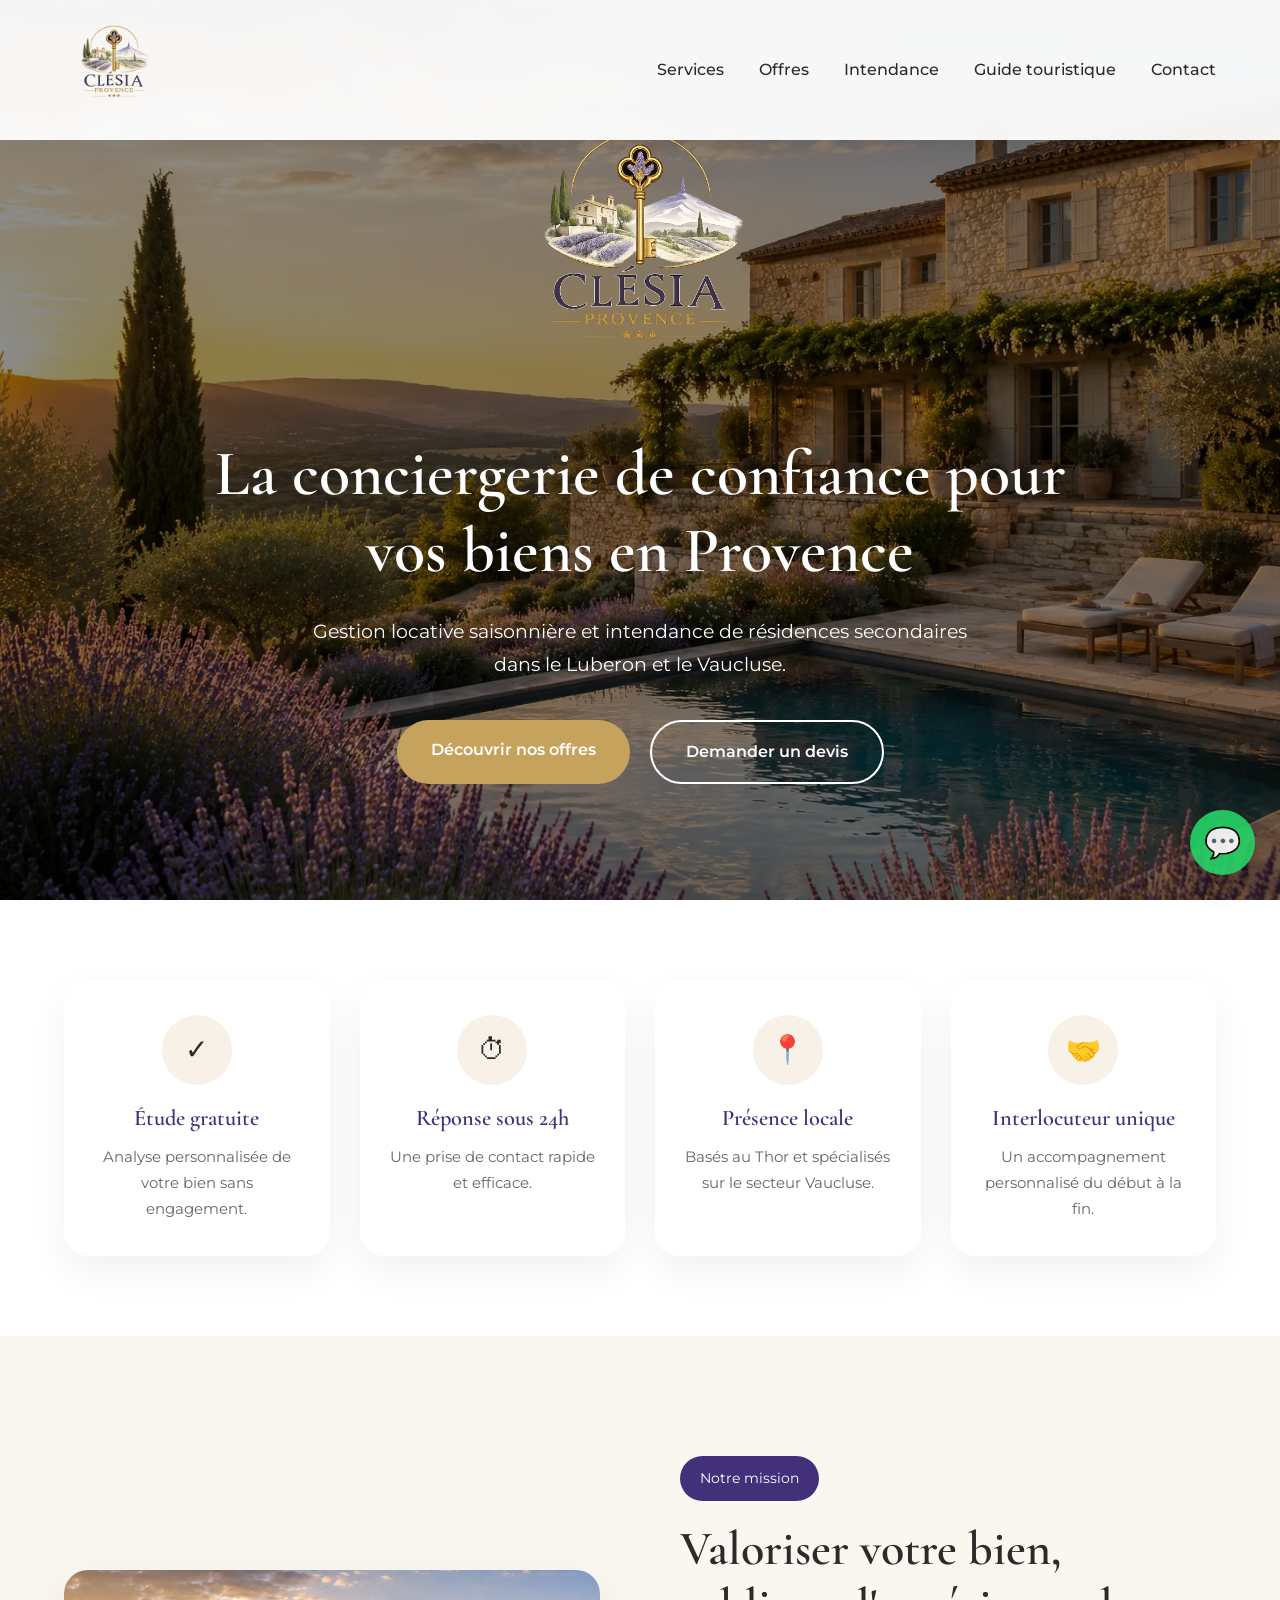
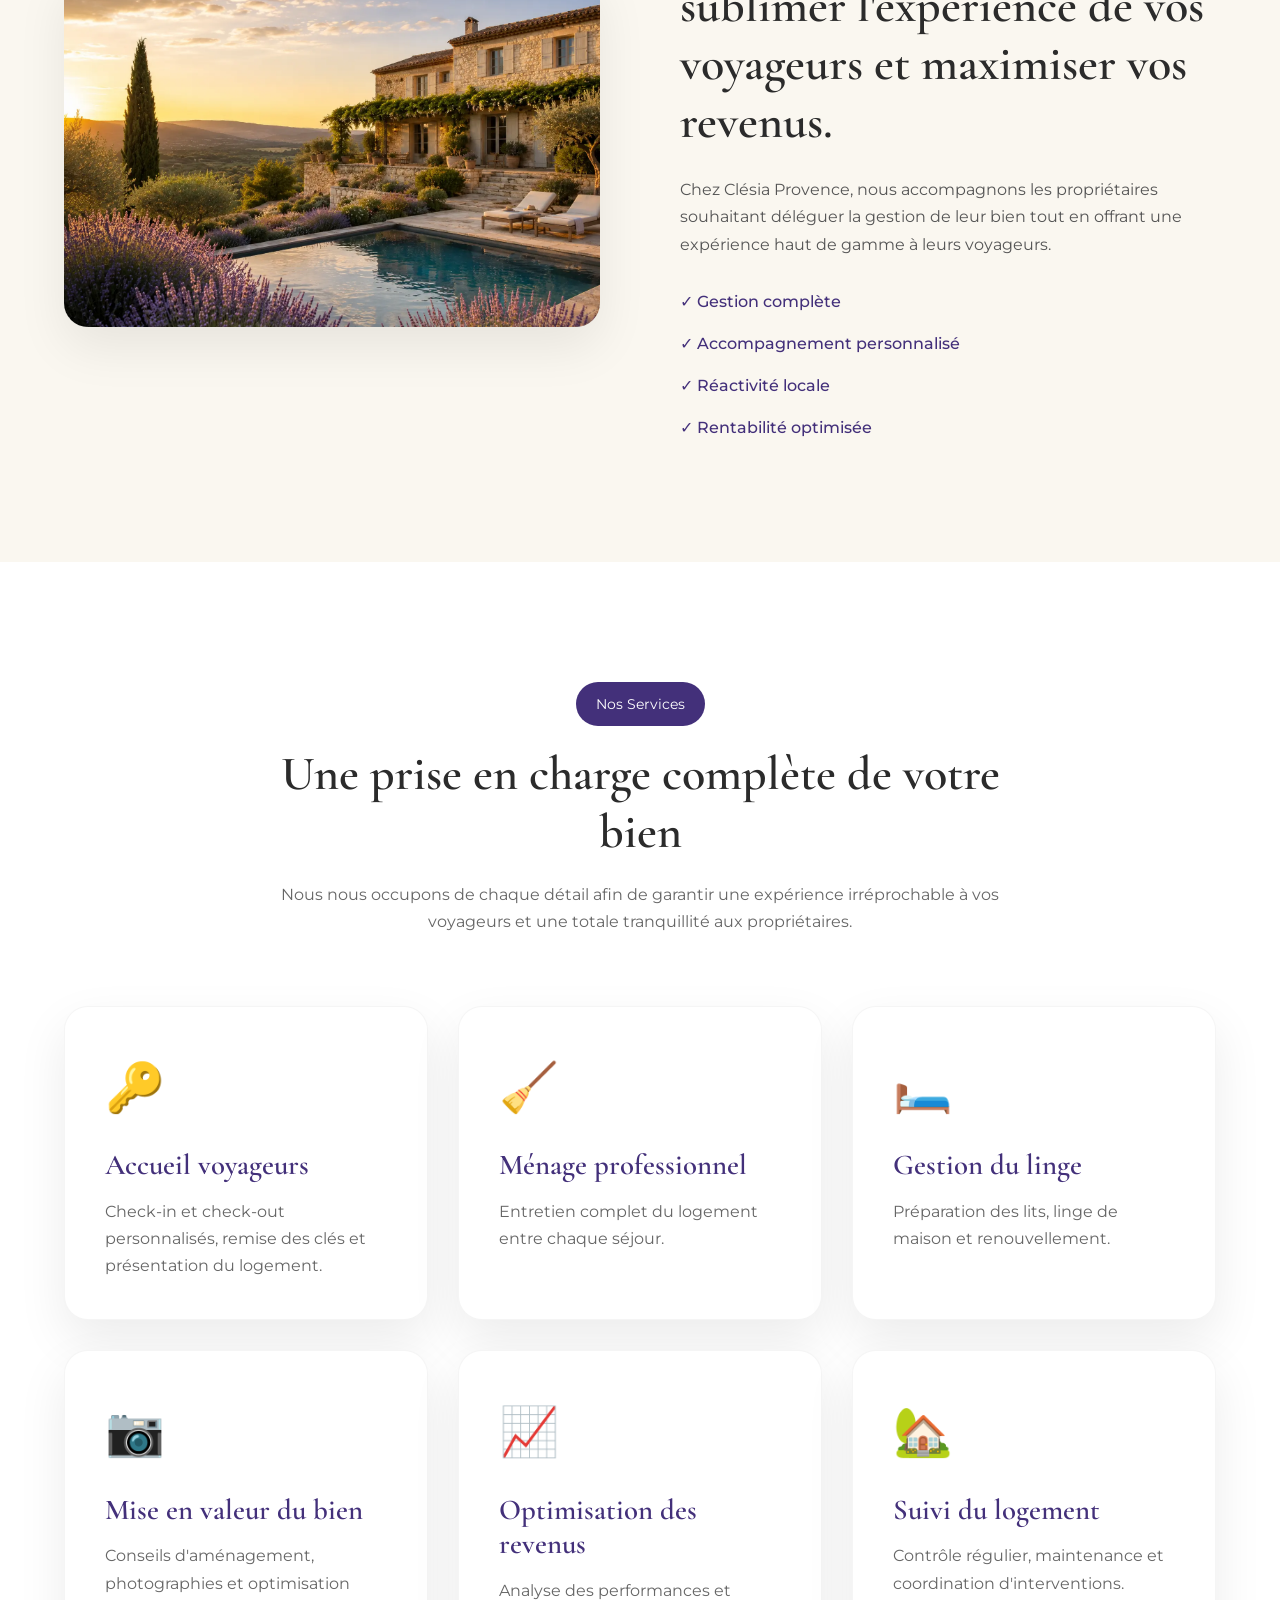
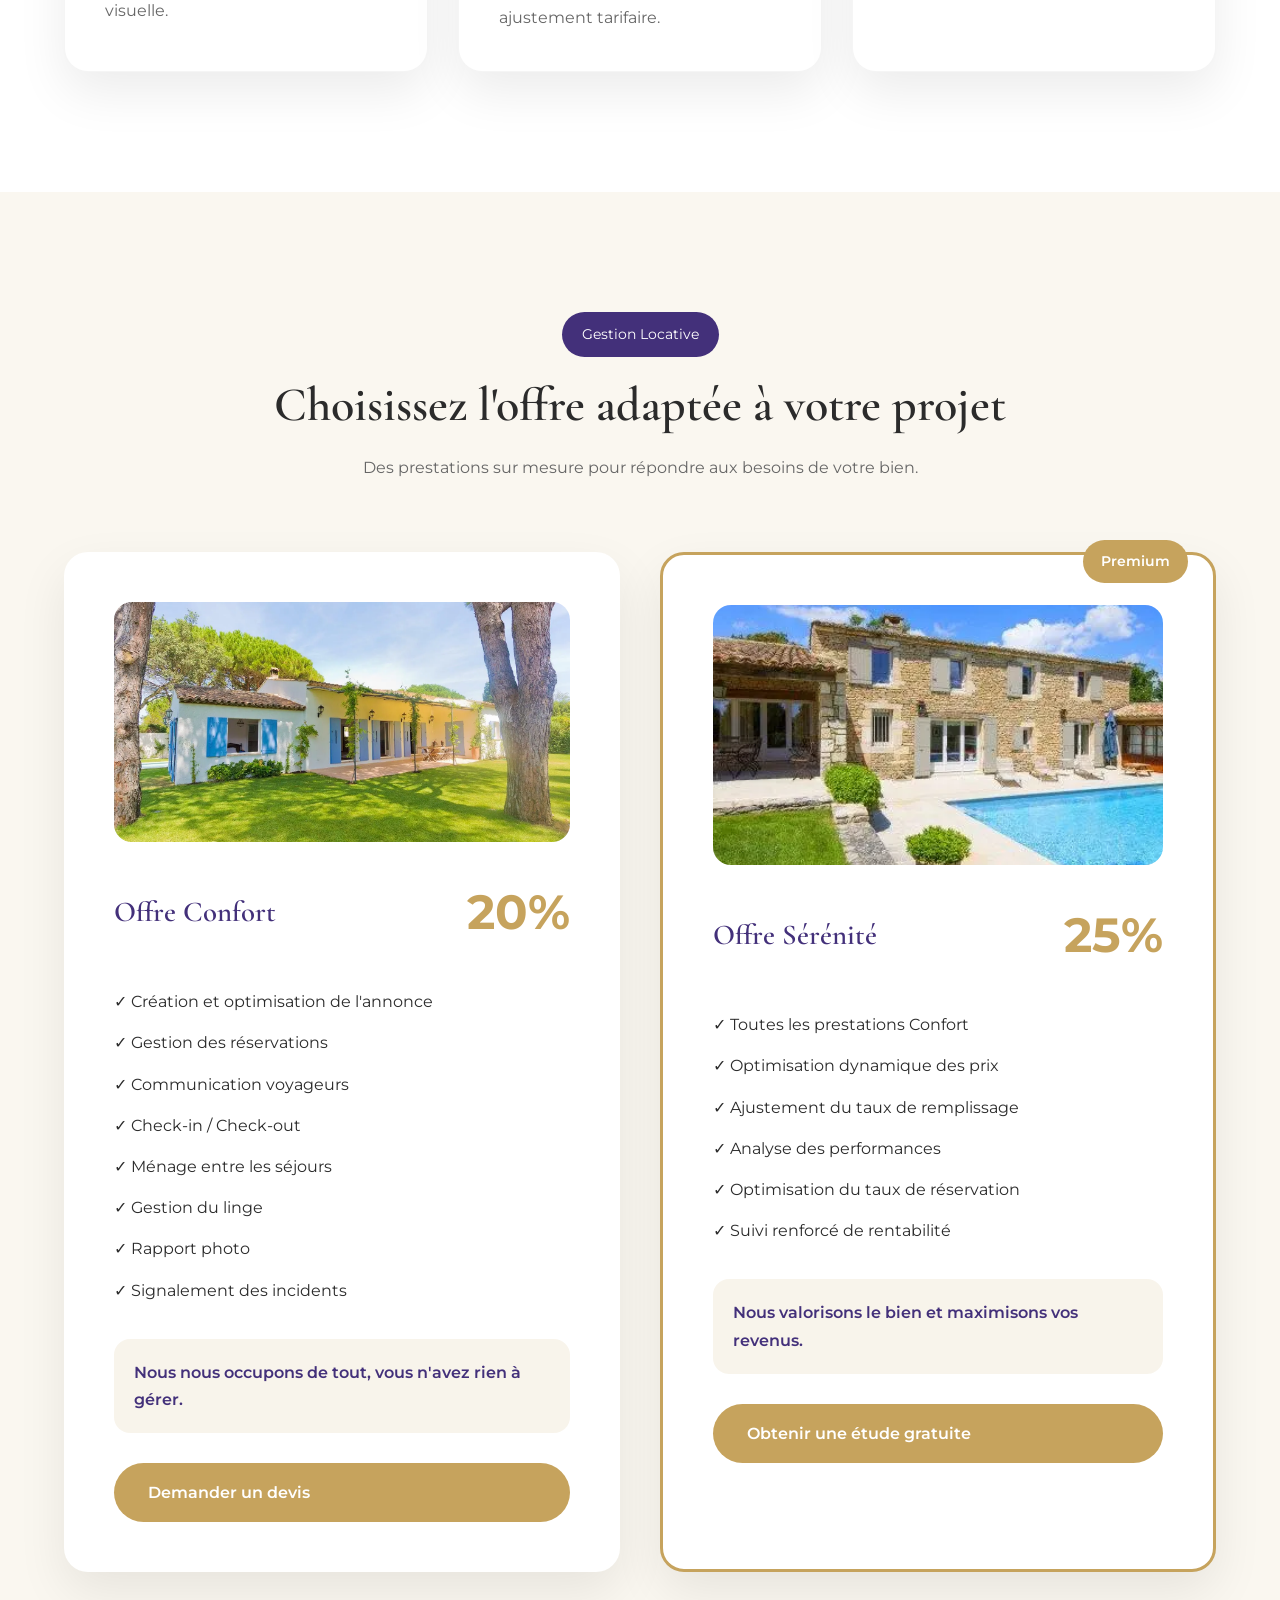
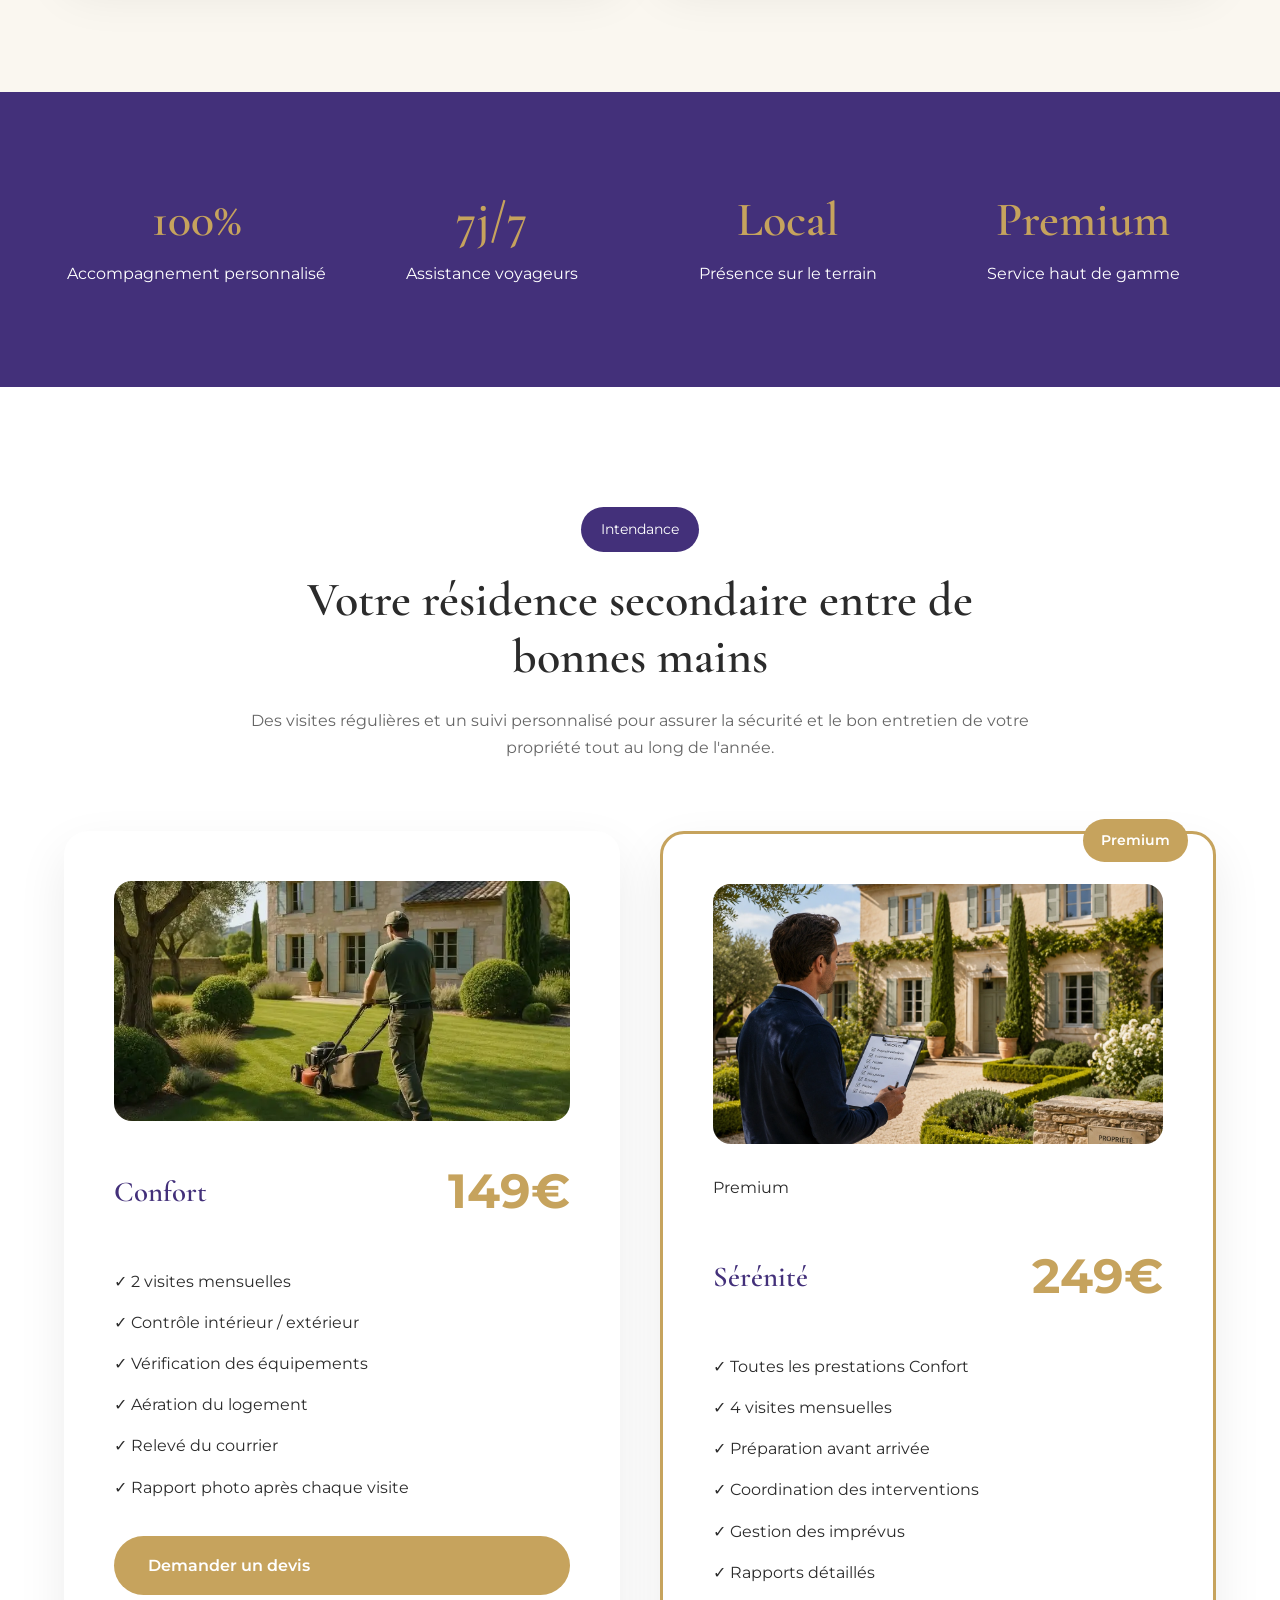
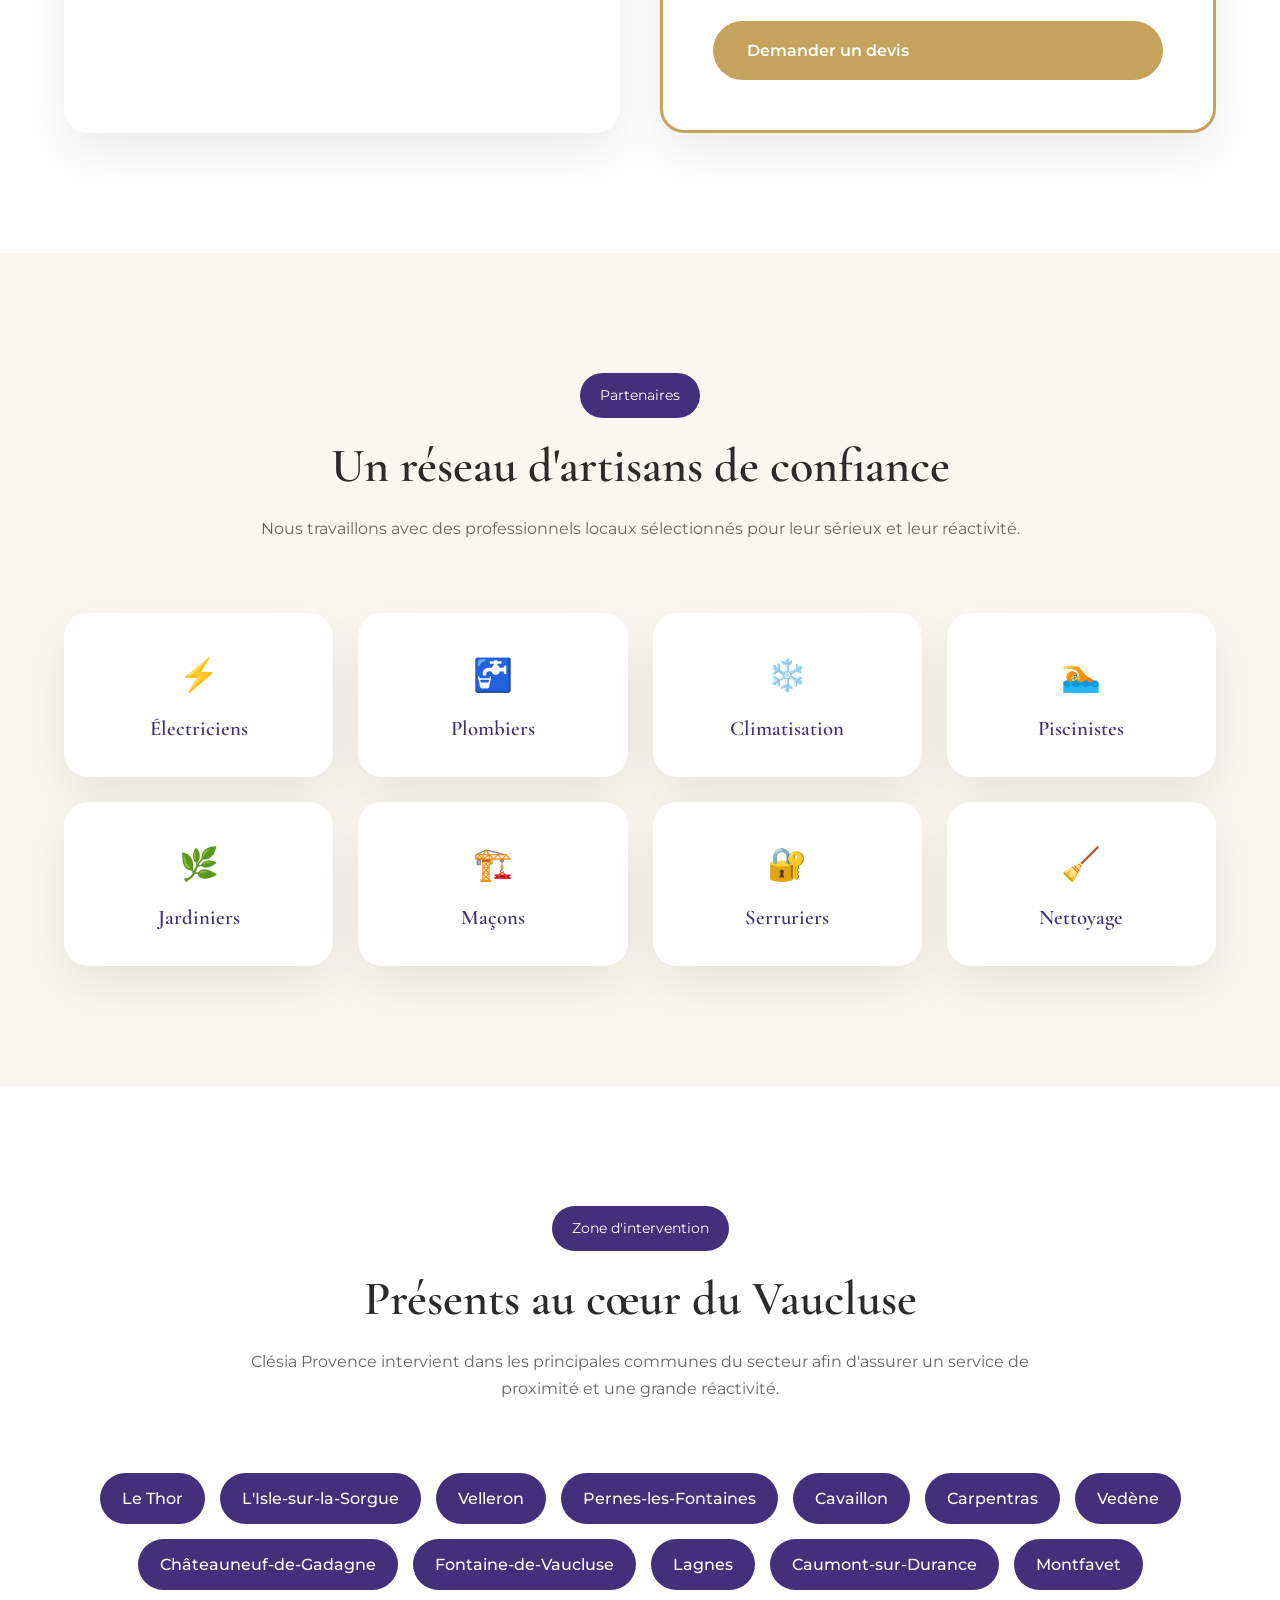
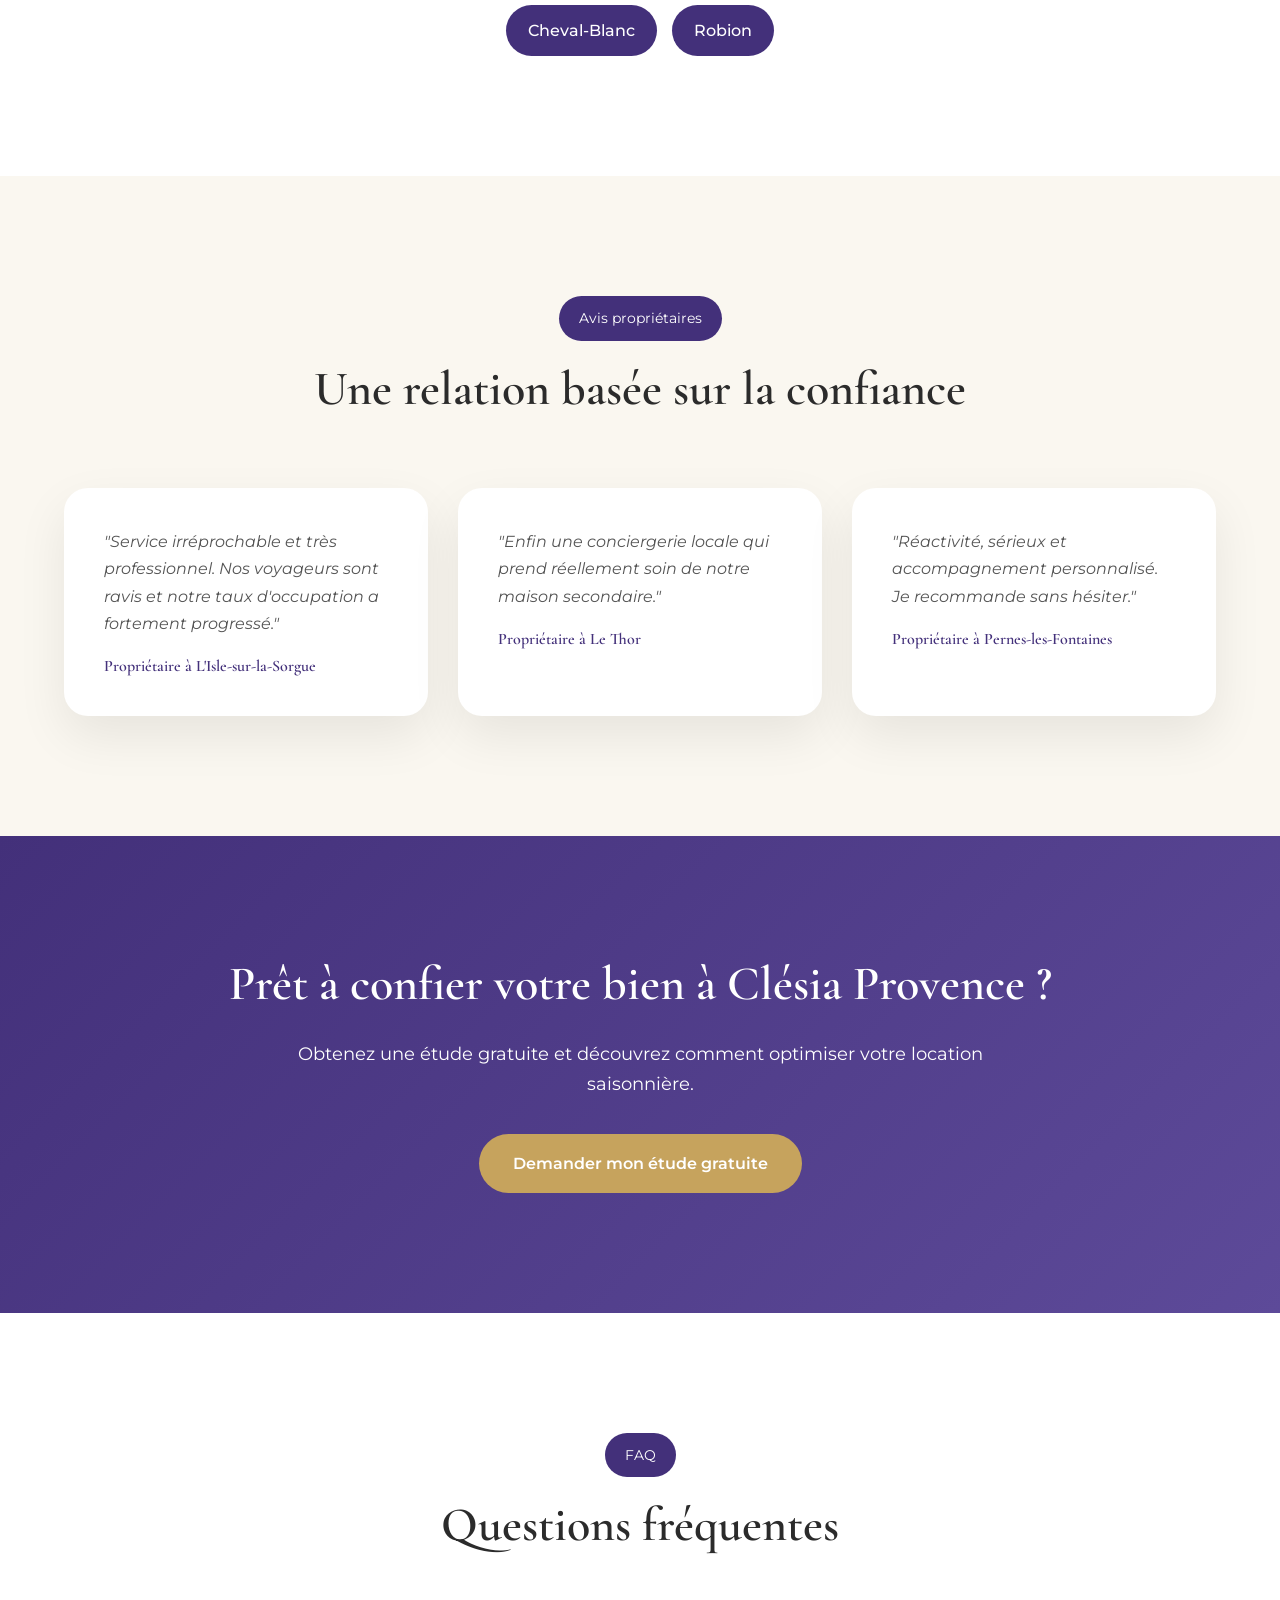
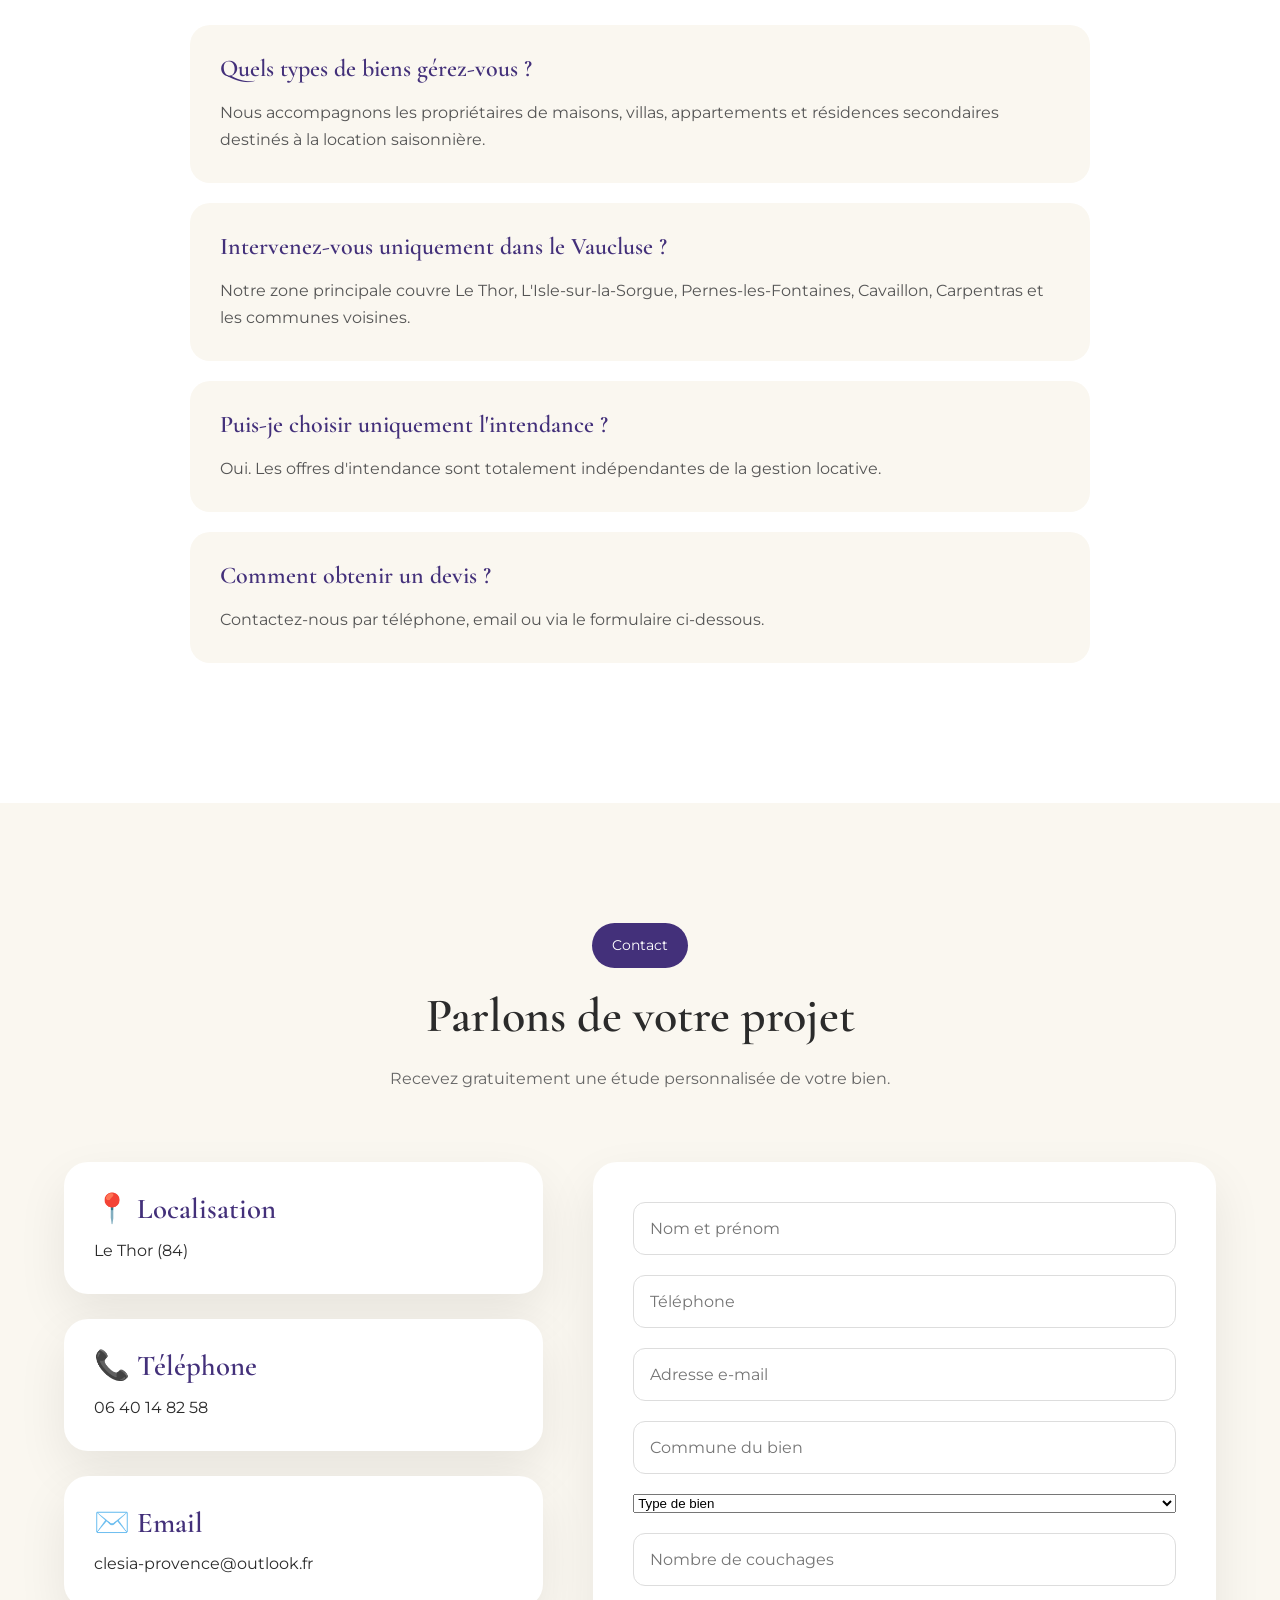
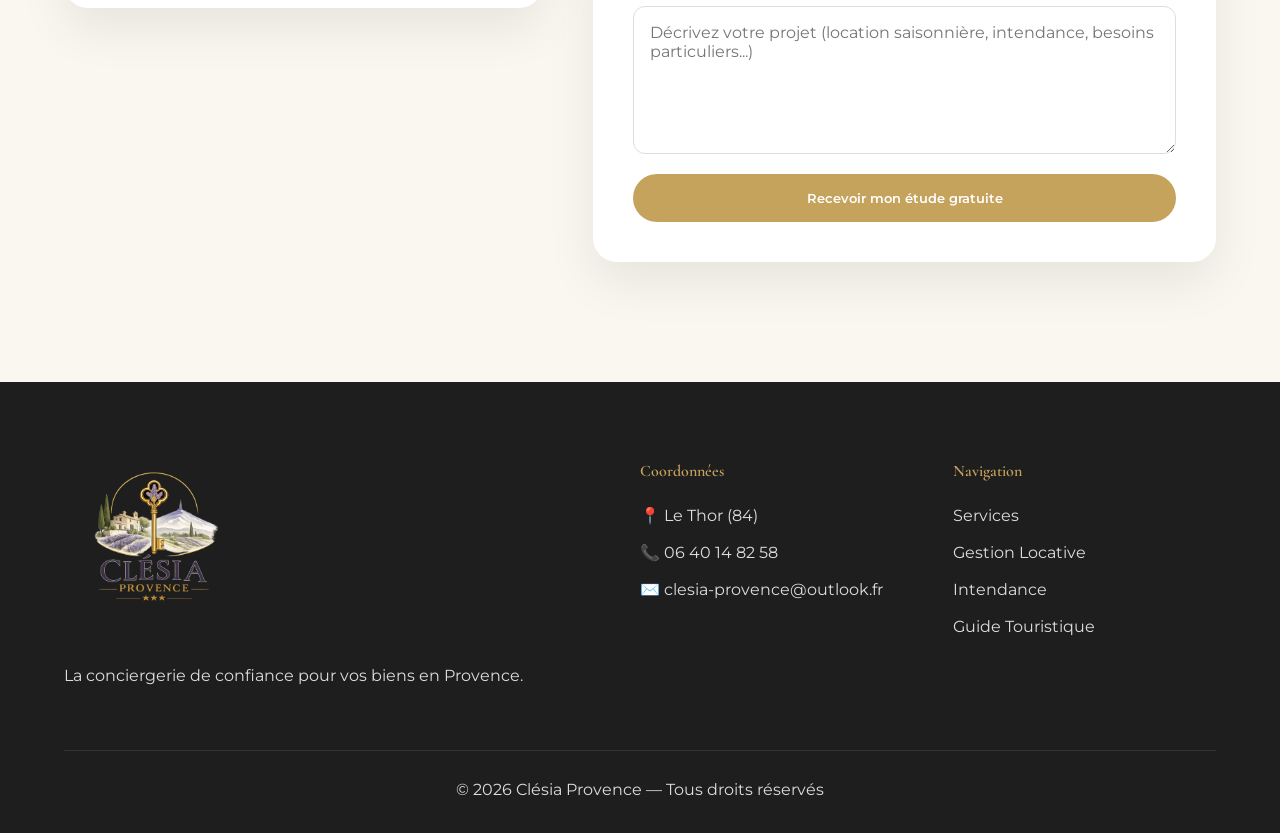
<file: index.html>
<!DOCTYPE html>
<html lang="fr">

<head>

<meta charset="UTF-8">

<meta
name="viewport"
content="width=device-width, initial-scale=1.0">

<title>
Clésia Provence | Conciergerie Haut de Gamme en Provence
</title>

<meta
name="description"
content="Conciergerie haut de gamme à Le Thor, L'Isle-sur-la-Sorgue, Pernes-les-Fontaines, Cavaillon et tout le Vaucluse. Gestion locative saisonnière et intendance de résidences secondaires.">

<meta
name="keywords"
content="conciergerie Le Thor, conciergerie Vaucluse, gestion locative saisonnière Provence, conciergerie Airbnb Luberon, intendance résidence secondaire Provence">

<meta
name="author"
content="Clésia Provence">

<meta
name="robots"
content="index,follow">

<meta
property="og:title"
content="Clésia Provence">

<meta
property="og:description"
content="La conciergerie de confiance pour vos biens en Provence.">

<meta
property="og:type"
content="website">

<meta
property="og:image"
content="assets/hero/hero-bg.webp">

<link
rel="preconnect"
href="https://fonts.googleapis.com">

<link
rel="preconnect"
href="https://fonts.gstatic.com"
crossorigin>

<link
href="https://fonts.googleapis.com/css2?family=Cormorant+Garamond:wght@400;500;600;700&family=Montserrat:wght@300;400;500;600;700&display=swap"
rel="stylesheet">

<link
rel="preload"
as="image"
href="assets/hero/hero-provence.webp">

<link
rel="stylesheet"
href="style.css">

<script type="application/ld+json">
{
 "@context":"https://schema.org",
 "@type":"ProfessionalService",
 "name":"Clésia Provence",
 "telephone":"+33640148258",
 "email":"clesia-provence@outlook.fr",
 "address":{
 "@type":"PostalAddress",
 "addressLocality":"Le Thor",
 "postalCode":"84250",
 "addressCountry":"FR"
 },
 "areaServed":[
 "Le Thor",
 "L'Isle-sur-la-Sorgue",
 "Velleron",
 "Pernes-les-Fontaines",
 "Cavaillon",
 "Carpentras",
 "Vedène",
 "Châteauneuf-de-Gadagne",
 "Fontaine-de-Vaucluse",
 "Lagnes",
 "Caumont-sur-Durance",
 "Montfavet",
 "Cheval-Blanc",
 "Robion"
 ]
}
</script>

</head>

<body>

<header class="header">

<div class="container">

<a href="#" class="logo">

<img
src="assets/logo/logo-clesia.png"
alt="Clésia Provence">

</a>

<nav class="nav">

<a href="#services">
Services
</a>

<a href="#offres">
Offres
</a>

<a href="#intendance">
Intendance
</a>

<a href="guide-touristique.html">
Guide touristique
</a>

<a href="#contact">
Contact
</a>

</nav>

<button
class="burger"
id="burger">

<span></span>
<span></span>
<span></span>

</button>

</div>

</header>

<section class="hero">

<div class="overlay">

<div class="hero-content">

<img
class="hero-logo"
src="assets/logo/logo-clesia.png"
alt="Clésia Provence">

<h1>

La conciergerie de confiance
pour vos biens en Provence

</h1>

<p>

Gestion locative saisonnière
et intendance de résidences secondaires
dans le Luberon et le Vaucluse.

</p>

<div class="hero-buttons">

<a
href="#offres"
class="btn-gold">

Découvrir nos offres

</a>

<a
href="#contact"
class="btn-outline">

Demander un devis

</a>

</div>

</div>

</div>

</section>

<section class="trust-bar">

<div class="container">

<div class="trust-grid">

<div class="trust-item">

<div class="trust-icon">✓</div>

<h3>Étude gratuite</h3>

<p>
Analyse personnalisée de votre bien sans engagement.
</p>

</div>

<div class="trust-item">

<div class="trust-icon">⏱</div>

<h3>Réponse sous 24h</h3>

<p>
Une prise de contact rapide et efficace.
</p>

</div>

<div class="trust-item">

<div class="trust-icon">📍</div>

<h3>Présence locale</h3>

<p>
Basés au Thor et spécialisés sur le secteur Vaucluse.
</p>

</div>

<div class="trust-item">

<div class="trust-icon">🤝</div>

<h3>Interlocuteur unique</h3>

<p>
Un accompagnement personnalisé du début à la fin.
</p>

</div>

</div>

</div>

</section>

<section class="mission">

<div class="container">

<div class="mission-grid">

<div class="mission-image">

<img
src="assets/hero/hero-bg.webp"
alt="Provence"
loading="lazy">

</div>

<div class="mission-content">

<span class="section-tag">

Notre mission

</span>

<h2>

Valoriser votre bien,
sublimer l'expérience de vos voyageurs
et maximiser vos revenus.

</h2>

<p>

Chez Clésia Provence, nous accompagnons
les propriétaires souhaitant déléguer
la gestion de leur bien tout en offrant
une expérience haut de gamme à leurs voyageurs.

</p>

<ul>

<li>
✓ Gestion complète
</li>

<li>
✓ Accompagnement personnalisé
</li>

<li>
✓ Réactivité locale
</li>

<li>
✓ Rentabilité optimisée
</li>

</ul>

</div>

</div>

</div>

</section>
<section id="services" class="services">

<div class="container">

<div class="section-header">

<span class="section-tag">
Nos Services
</span>

<h2>

Une prise en charge complète
de votre bien

</h2>

<p>

Nous nous occupons de chaque détail
afin de garantir une expérience irréprochable
à vos voyageurs et une totale tranquillité
aux propriétaires.

</p>

</div>

<div class="services-grid">

<div class="service-card">

<div class="service-icon">
🔑
</div>

<h3>
Accueil voyageurs
</h3>

<p>

Check-in et check-out personnalisés,
remise des clés et présentation du logement.

</p>

</div>

<div class="service-card">

<div class="service-icon">
🧹
</div>

<h3>
Ménage professionnel
</h3>

<p>

Entretien complet du logement
entre chaque séjour.

</p>

</div>

<div class="service-card">

<div class="service-icon">
🛏️
</div>

<h3>
Gestion du linge
</h3>

<p>

Préparation des lits,
linge de maison et renouvellement.

</p>

</div>

<div class="service-card">

<div class="service-icon">
📷
</div>

<h3>
Mise en valeur du bien
</h3>

<p>

Conseils d'aménagement,
photographies et optimisation visuelle.

</p>

</div>

<div class="service-card">

<div class="service-icon">
📈
</div>

<h3>
Optimisation des revenus
</h3>

<p>

Analyse des performances
et ajustement tarifaire.

</p>

</div>

<div class="service-card">

<div class="service-icon">
🏡
</div>

<h3>
Suivi du logement
</h3>

<p>

Contrôle régulier,
maintenance et coordination d'interventions.

</p>

</div>

</div>

</div>

</section>

<section id="offres" class="offres">

<div class="container">

<div class="section-header">

<span class="section-tag">
Gestion Locative
</span>

<h2>

Choisissez l'offre adaptée
à votre projet

</h2>

<p>

Des prestations sur mesure
pour répondre aux besoins de votre bien.

</p>

</div>

<div class="offres-grid">

<div class="offre-card">

<img
src="assets/offres/offre-confort.webp"
alt="Gestion locative Clésia Provence"
class="offre-image">

<div class="offre-top">

<h3>
Offre Confort
</h3>

<div class="tarif">
20%
</div>

</div>

<ul>

<li>
✓ Création et optimisation de l'annonce
</li>

<li>
✓ Gestion des réservations
</li>

<li>
✓ Communication voyageurs
</li>

<li>
✓ Check-in / Check-out
</li>

<li>
✓ Ménage entre les séjours
</li>

<li>
✓ Gestion du linge
</li>

<li>
✓ Rapport photo
</li>

<li>
✓ Signalement des incidents
</li>

</ul>

<div class="offre-message">

Nous nous occupons de tout,
vous n'avez rien à gérer.

</div>

<a href="#contact" class="btn-gold">

Demander un devis

</a>

</div>

<div class="offre-card featured">

<img
src="assets/offres/offre-serenite.webp"
alt="Gestion locative premium Provence"
class="offre-image">

<div class="badge">
Premium
</div>

<div class="offre-top">

<h3>
Offre Sérénité
</h3>

<div class="tarif">
25%
</div>

</div>

<ul>

<li>
✓ Toutes les prestations Confort
</li>

<li>
✓ Optimisation dynamique des prix
</li>

<li>
✓ Ajustement du taux de remplissage
</li>

<li>
✓ Analyse des performances
</li>

<li>
✓ Optimisation du taux de réservation
</li>

<li>
✓ Suivi renforcé de rentabilité
</li>

</ul>

<div class="offre-message">

Nous valorisons le bien
et maximisons vos revenus.

</div>

<a href="#contact" class="btn-gold">

Obtenir une étude gratuite

</a>

</div>

</div>

</div>

</section>

<section class="stats">

<div class="container">

<div class="stats-grid">

<div class="stat-card">

<h3>
100%
</h3>

<p>

Accompagnement personnalisé

</p>

</div>

<div class="stat-card">

<h3>
7j/7
</h3>

<p>

Assistance voyageurs

</p>

</div>

<div class="stat-card">

<h3>
Local
</h3>

<p>

Présence sur le terrain

</p>

</div>

<div class="stat-card">

<h3>
Premium
</h3>

<p>

Service haut de gamme

</p>

</div>

</div>

</div>

</section>
<section id="intendance" class="intendance">

<div class="container">

<div class="section-header">

<span class="section-tag">

Intendance

</span>

<h2>

Votre résidence secondaire
entre de bonnes mains

</h2>

<p>

Des visites régulières et un suivi personnalisé
pour assurer la sécurité et le bon entretien
de votre propriété tout au long de l'année.

</p>

</div>

<div class="offres-grid">

<div class="offre-card">

<img
src="assets/offres/intendance.webp"
alt="Intendance résidence secondaire"
class="offre-image">

<div class="offre-top">
<h3>

Confort

</h3>

<div class="tarif">

149€

</div>

</div>

<ul>

<li>✓ 2 visites mensuelles</li>

<li>✓ Contrôle intérieur / extérieur</li>

<li>✓ Vérification des équipements</li>

<li>✓ Aération du logement</li>

<li>✓ Relevé du courrier</li>

<li>✓ Rapport photo après chaque visite</li>

</ul>

<a href="#contact" class="btn-gold">

Demander un devis

</a>

</div>

<div class="offre-card featured">

<img
src="assets/offres/intendance2.webp"
alt="Intendance premium résidence secondaire"
class="offre-image">

<div class="badge">
Premium
</div>

<div class="offre-top">

Premium

</div>

<div class="offre-top">

<h3>

Sérénité

</h3>

<div class="tarif">

249€

</div>

</div>

<ul>

<li>✓ Toutes les prestations Confort</li>

<li>✓ 4 visites mensuelles</li>

<li>✓ Préparation avant arrivée</li>

<li>✓ Coordination des interventions</li>

<li>✓ Gestion des imprévus</li>

<li>✓ Rapports détaillés</li>

</ul>

<a href="#contact" class="btn-gold">

Demander un devis

</a>

</div>

</div>

</div>

</section>

<section class="artisans">

<div class="container">

<div class="section-header">

<span class="section-tag">

Partenaires

</span>

<h2>

Un réseau d'artisans de confiance

</h2>

<p>

Nous travaillons avec des professionnels locaux
sélectionnés pour leur sérieux et leur réactivité.

</p>

</div>

<div class="artisan-grid">

<div class="artisan-card">
⚡<h3>Électriciens</h3>
</div>

<div class="artisan-card">
🚰<h3>Plombiers</h3>
</div>

<div class="artisan-card">
❄️<h3>Climatisation</h3>
</div>

<div class="artisan-card">
🏊<h3>Piscinistes</h3>
</div>

<div class="artisan-card">
🌿<h3>Jardiniers</h3>
</div>

<div class="artisan-card">
🏗️<h3>Maçons</h3>
</div>

<div class="artisan-card">
🔐<h3>Serruriers</h3>
</div>

<div class="artisan-card">
🧹<h3>Nettoyage</h3>
</div>

</div>

</div>

</section>

<section class="zone">

<div class="container">

<div class="section-header">

<span class="section-tag">

Zone d'intervention

</span>

<h2>

Présents au cœur du Vaucluse

</h2>

<p>

Clésia Provence intervient dans les principales
communes du secteur afin d'assurer un service
de proximité et une grande réactivité.

</p>

</div>

<div class="zones">

<span>Le Thor</span>
<span>L'Isle-sur-la-Sorgue</span>
<span>Velleron</span>
<span>Pernes-les-Fontaines</span>
<span>Cavaillon</span>
<span>Carpentras</span>
<span>Vedène</span>
<span>Châteauneuf-de-Gadagne</span>
<span>Fontaine-de-Vaucluse</span>
<span>Lagnes</span>
<span>Caumont-sur-Durance</span>
<span>Montfavet</span>
<span>Cheval-Blanc</span>
<span>Robion</span>

</div>

</div>

</section>

<section class="testimonials">

<div class="container">

<div class="section-header">

<span class="section-tag">

Avis propriétaires

</span>

<h2>

Une relation basée sur la confiance

</h2>

</div>

<div class="testimonial-grid">

<div class="testimonial-card">

<p>

"Service irréprochable et très professionnel.
Nos voyageurs sont ravis et notre taux
d'occupation a fortement progressé."

</p>

<h4>

Propriétaire à L'Isle-sur-la-Sorgue

</h4>

</div>

<div class="testimonial-card">

<p>

"Enfin une conciergerie locale qui prend
réellement soin de notre maison secondaire."

</p>

<h4>

Propriétaire à Le Thor

</h4>

</div>

<div class="testimonial-card">

<p>

"Réactivité, sérieux et accompagnement
personnalisé. Je recommande sans hésiter."

</p>

<h4>

Propriétaire à Pernes-les-Fontaines

</h4>

</div>

</div>

</div>

</section>

<section class="cta-section">

<div class="container">

<h2>

Prêt à confier votre bien à Clésia Provence ?

</h2>

<p>

Obtenez une étude gratuite et découvrez
comment optimiser votre location saisonnière.

</p>

<a href="#contact" class="btn-gold">

Demander mon étude gratuite

</a>

</div>

</section>
<section class="faq" id="faq">

<div class="container">

<div class="section-header">

<span class="section-tag">

FAQ

</span>

<h2>

Questions fréquentes

</h2>

</div>

<div class="faq-container">

<div class="faq-item">

<h3>

Quels types de biens gérez-vous ?

</h3>

<p>

Nous accompagnons les propriétaires
de maisons, villas, appartements
et résidences secondaires destinés
à la location saisonnière.

</p>

</div>

<div class="faq-item">

<h3>

Intervenez-vous uniquement dans le Vaucluse ?

</h3>

<p>

Notre zone principale couvre Le Thor,
L'Isle-sur-la-Sorgue, Pernes-les-Fontaines,
Cavaillon, Carpentras et les communes voisines.

</p>

</div>

<div class="faq-item">

<h3>

Puis-je choisir uniquement l'intendance ?

</h3>

<p>

Oui. Les offres d'intendance sont totalement
indépendantes de la gestion locative.

</p>

</div>

<div class="faq-item">

<h3>

Comment obtenir un devis ?

</h3>

<p>

Contactez-nous par téléphone, email
ou via le formulaire ci-dessous.

</p>

</div>

</div>

</div>

</section>

<section id="contact" class="contact">

<div class="container">

<div class="section-header">

<span class="section-tag">

Contact

</span>

<h2>

Parlons de votre projet

</h2>

<p>

Recevez gratuitement une étude personnalisée
de votre bien.

</p>

</div>

<div class="contact-grid">

<div class="contact-info">

<div class="contact-card">

<h3>

📍 Localisation

</h3>

<p>

Le Thor (84)

</p>

</div>

<div class="contact-card">

<h3>

📞 Téléphone

</h3>

<p>

06 40 14 82 58

</p>

</div>

<div class="contact-card">

<h3>

✉️ Email

</h3>

<p>

clesia-provence@outlook.fr

</p>

</div>

</div>

<div class="contact-form">

<form
action="https://formspree.io/f/mbdevnvv"
method="POST">

<input
type="hidden"
name="_subject"
value="Nouvelle demande Clésia Provence">

 <input
type="hidden"
name="_captcha"
value="false">

<input
type="text"
name="nom"
placeholder="Nom et prénom"
required>

<input
type="tel"
name="telephone"
placeholder="Téléphone"
required>

<input
type="email"
name="email"
placeholder="Adresse e-mail"
required>

<input
type="text"
name="commune"
placeholder="Commune du bien">

<select
name="type_bien"
required>

<option value="">
Type de bien
</option>

<option>
Appartement
</option>

<option>
Maison
</option>

<option>
Villa
</option>

<option>
Mas Provençal
</option>

<option>
Résidence secondaire
</option>

<option>
Autre
</option>

</select>

<input
type="number"
name="couchages"
placeholder="Nombre de couchages">

<textarea
name="message"
rows="6"
placeholder="Décrivez votre projet (location saisonnière, intendance, besoins particuliers...)"
required></textarea>

<button
type="submit"
class="btn-gold">

Recevoir mon étude gratuite

</button>

</form>

</div>

</div>

</div>

</section>

<footer class="footer">

<div class="container">

<div class="footer-grid">

<div>

<img
src="assets/logo/logo-clesia.png"
alt="Clésia Provence"
class="footer-logo">

<p>

La conciergerie de confiance
pour vos biens en Provence.

</p>

</div>

<div>

<h4>

Coordonnées

</h4>

<p>📍 Le Thor (84)</p>

<p>📞 06 40 14 82 58</p>

<p>✉️ clesia-provence@outlook.fr</p>

</div>

<div>

<h4>

Navigation

</h4>

<p><a href="#services">Services</a></p>

<p><a href="#offres">Gestion Locative</a></p>

<p><a href="#intendance">Intendance</a></p>

<p><a href="guide-touristique.html">Guide Touristique</a></p>

</div>

</div>

<div class="footer-bottom">

<p>

© 2025 Clésia Provence — Tous droits réservés

</p>

</div>

</div>

</footer>

<a
href="https://wa.me/33640148258"
class="whatsapp"
target="_blank"
aria-label="WhatsApp">

💬

</a>

<script src="script.js"></script>

</body>

</html>
</file>
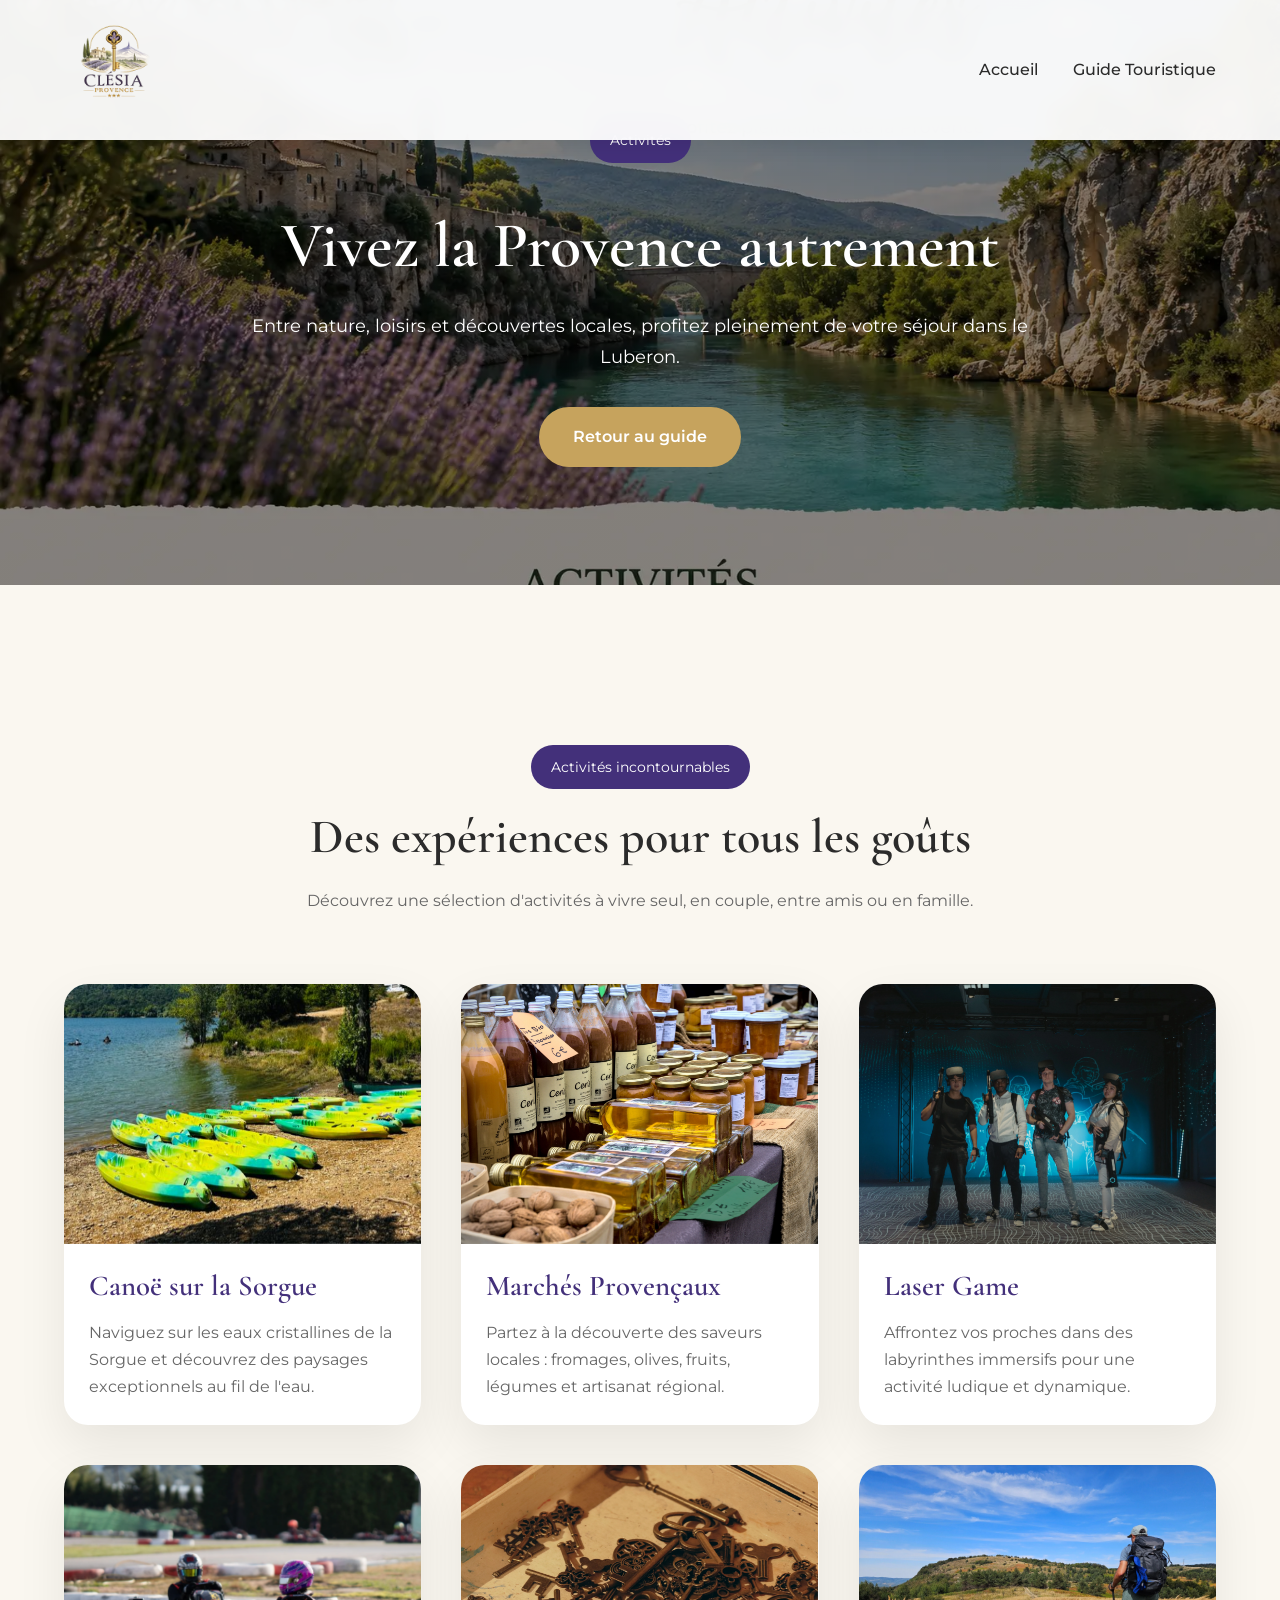
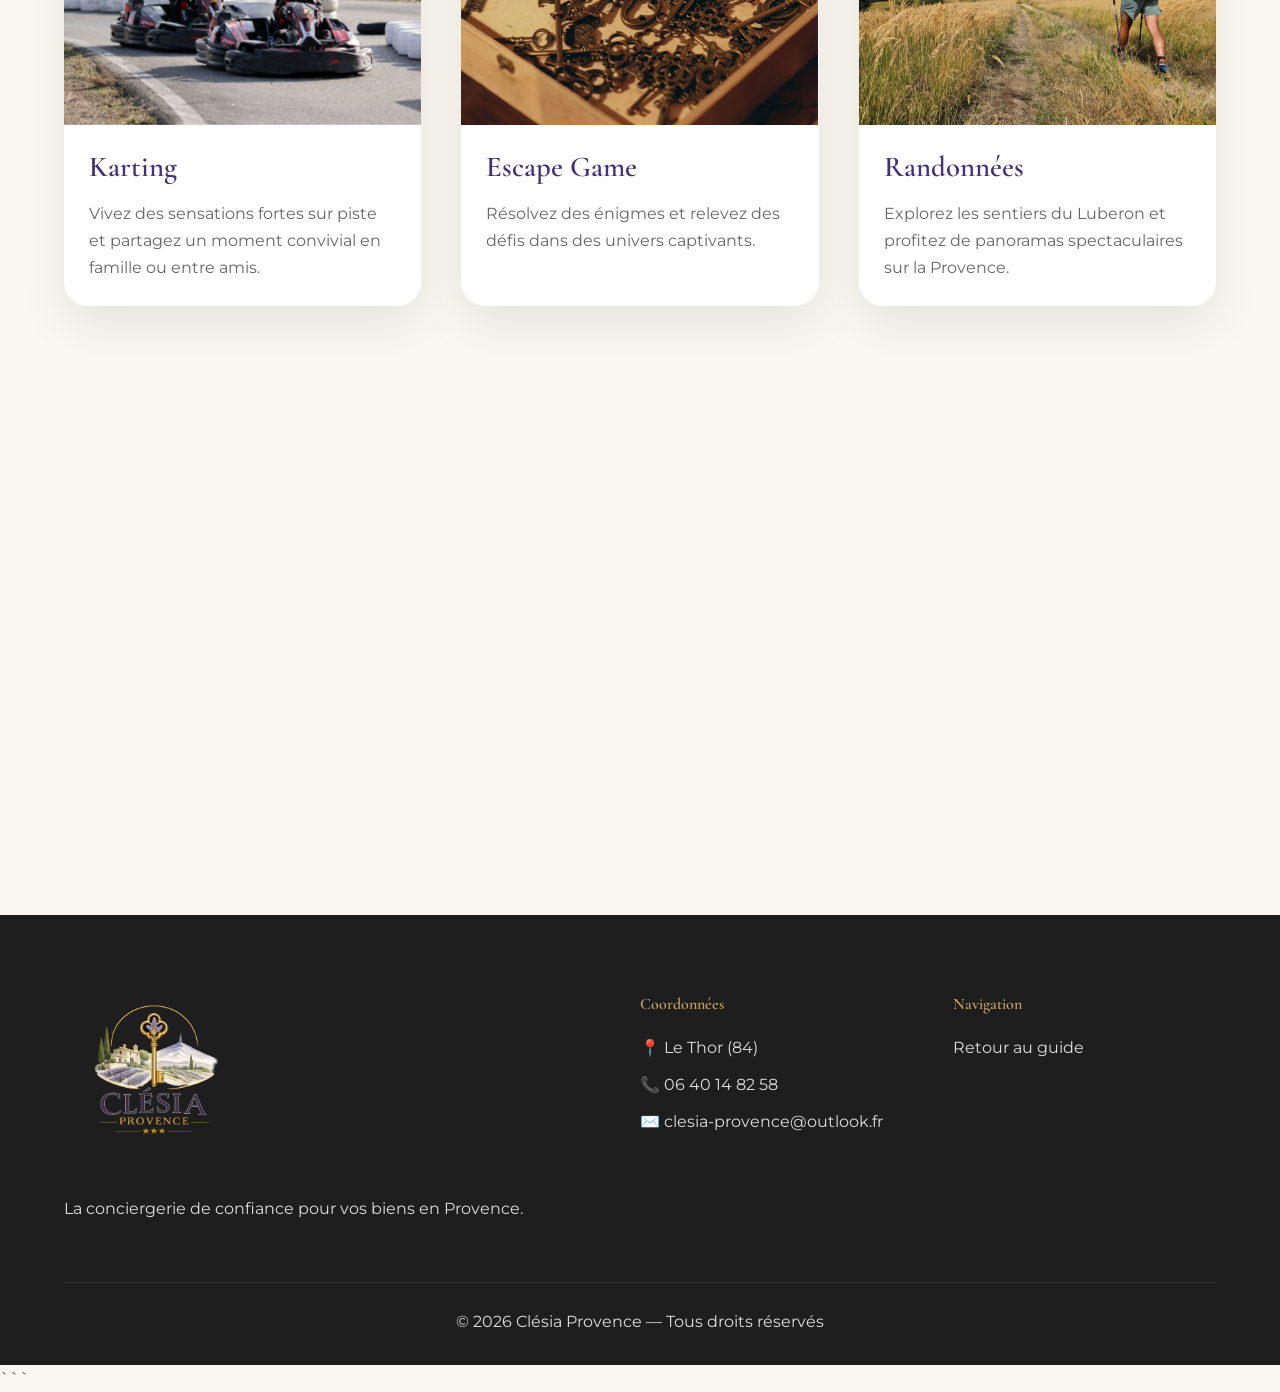
<file: activites.html>
<!DOCTYPE html>
<html lang="fr">

<head>

<meta charset="UTF-8">
<meta name="viewport" content="width=device-width, initial-scale=1.0">

<title>Activités en Provence | Clésia Provence</title>

<meta name="description"
content="Découvrez les meilleures activités à faire dans le Luberon et le Vaucluse : canoë, randonnées, marchés provençaux, vélo et loisirs en famille.">

<meta name="keywords"
content="activités Provence, canoë Sorgue, randonnée Luberon, marchés provençaux, vacances Vaucluse">

<link rel="preconnect" href="https://fonts.googleapis.com">
<link rel="preconnect" href="https://fonts.gstatic.com" crossorigin>

<link href="https://fonts.googleapis.com/css2?family=Cormorant+Garamond:wght@400;500;600;700&family=Montserrat:wght@300;400;500;600;700&display=swap"
rel="stylesheet">

<link rel="stylesheet" href="style.css">

</head>

<body>

<header class="header">

<div class="container">

<a href="index.html" class="logo">
<img src="assets/logo/logo-clesia.png" alt="Clésia Provence">
</a>

<nav class="nav">
<a href="index.html">Accueil</a>
<a href="guide-touristique.html">Guide Touristique</a>
</nav>

<button class="burger" id="burger">
<span></span>
<span></span>
<span></span>
</button>

</div>

</header>

<section class="hero-guide"
style="
background:
linear-gradient(rgba(0,0,0,.45),rgba(0,0,0,.45)),
url('assets/activites/header.webp');
background-size:cover;
background-position:center;
">

<div class="overlay">

<div class="hero-guide-content">

<span class="section-tag">
Activités
</span>

<h1>
Vivez la Provence autrement
</h1>

<p>
Entre nature, loisirs et découvertes locales,
profitez pleinement de votre séjour dans le Luberon.
</p>

<a href="guide-touristique.html" class="btn-gold">
Retour au guide
</a>

</div>

</div>

</section>

<section class="guide-detail">

<div class="container">

<div class="section-header">

<span class="section-tag">
Activités incontournables
</span>

<h2>
Des expériences pour tous les goûts
</h2>

<p>
Découvrez une sélection d'activités à vivre seul,
en couple, entre amis ou en famille.
</p>

</div>

<div class="guide-grid">

<div class="guide-card">
<img src="assets/activites/canoe.webp" alt="Canoë sur la Sorgue">
<div class="content">
<h3>Canoë sur la Sorgue</h3>
<p>Naviguez sur les eaux cristallines de la Sorgue et découvrez des paysages exceptionnels au fil de l'eau.</p>
</div>
</div>

<div class="guide-card">
<img src="assets/activites/marche-provence.webp" alt="Marchés Provençaux">
<div class="content">
<h3>Marchés Provençaux</h3>
<p>Partez à la découverte des saveurs locales : fromages, olives, fruits, légumes et artisanat régional.</p>
</div>
</div>

<div class="guide-card">
<img src="assets/activites/lasergame.webp" alt="Laser Game">
<div class="content">
<h3>Laser Game</h3>
<p>Affrontez vos proches dans des labyrinthes immersifs pour une activité ludique et dynamique.</p>
</div>
</div>

<div class="guide-card">
<img src="assets/activites/karting.webp" alt="Karting">
<div class="content">
<h3>Karting</h3>
<p>Vivez des sensations fortes sur piste et partagez un moment convivial en famille ou entre amis.</p>
</div>
</div>

<div class="guide-card">
<img src="assets/activites/escapegame.webp" alt="Escape Game">
<div class="content">
<h3>Escape Game</h3>
<p>Résolvez des énigmes et relevez des défis dans des univers captivants.</p>
</div>
</div>

<div class="guide-card">
<img src="assets/activites/randonnee.webp" alt="Randonnées">
<div class="content">
<h3>Randonnées</h3>
<p>Explorez les sentiers du Luberon et profitez de panoramas spectaculaires sur la Provence.</p>
</div>
</div>

<div class="guide-card">
<img src="assets/activites/accrobranche.webp" alt="Accrobranche">
<div class="content">
<h3>Accrobranche</h3>
<p>Des parcours dans les arbres pour petits et grands, au cœur de la nature provençale.</p>
</div>
</div>

<div class="guide-card">
<img src="assets/activites/parcspirou.webp" alt="Parc Spirou Provence">
<div class="content">
<h3>Parc Spirou Provence</h3>
<p>Parc d'attractions dédié à l'univers de la bande dessinée, avec manèges, sensations fortes et attractions familiales.</p>
</div>
</div>

<div class="guide-card">
<img src="assets/activites/waveisland.webp" alt="Wave Island">
<div class="content">
<h3>Wave Island</h3>
<p>Le plus grand parc aquatique de Provence, idéal pour se rafraîchir durant les chaudes journées d'été.</p>
</div>
</div>

</div>
</div>

</section>

<footer class="footer">

<div class="container">

<div class="footer-grid">

<div>

<img src="assets/logo/logo-clesia.png"
alt="Clésia Provence"
class="footer-logo">

<p>
La conciergerie de confiance pour vos biens en Provence.
</p>

</div>

<div>

<h4>Coordonnées</h4>

<p>📍 Le Thor (84)</p>
<p>📞 06 40 14 82 58</p>
<p>✉️ clesia-provence@outlook.fr</p>

</div>

<div>

<h4>Navigation</h4>

<p><a href="guide-touristique.html">Retour au guide</a></p>

</div>

</div>

<div class="footer-bottom">

<p>
© 2025 Clésia Provence
</p>

</div>

</div>

</footer>

<script src="script.js"></script>

</body>

</html>
```
</file>
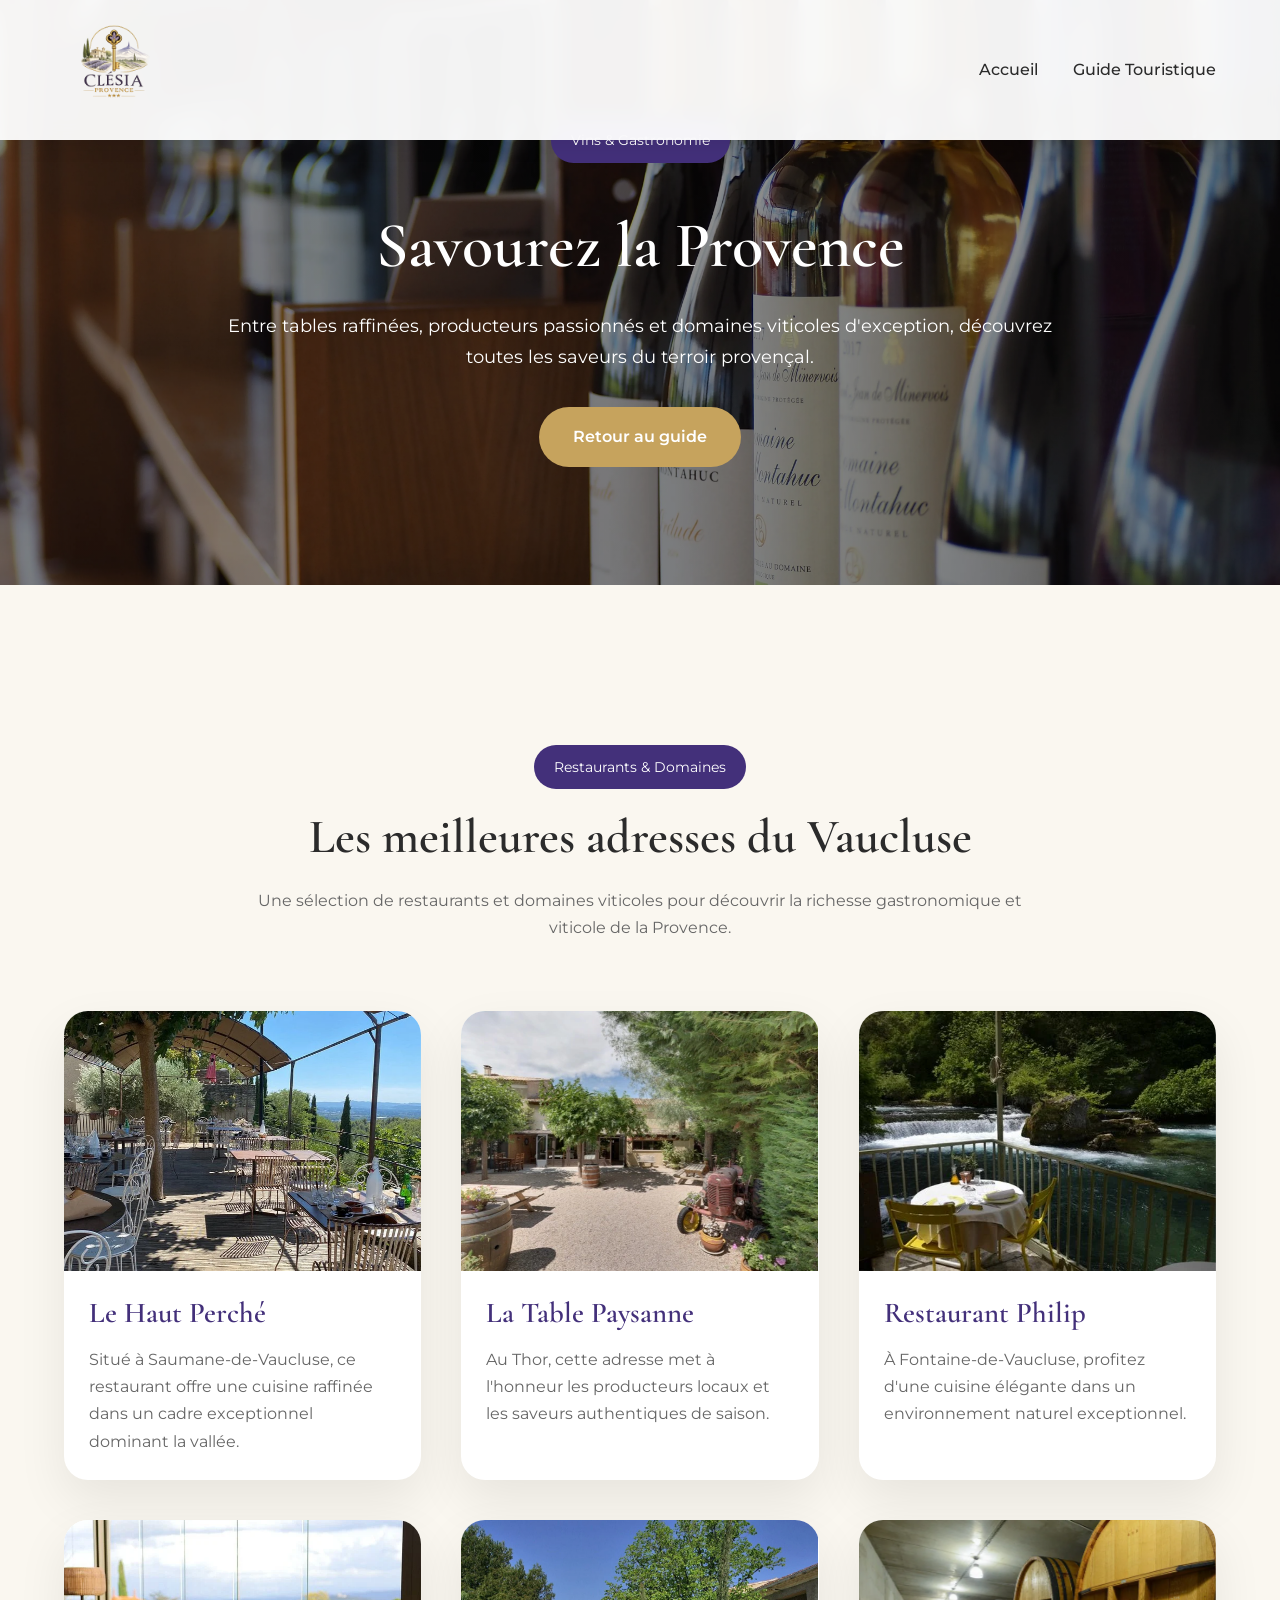
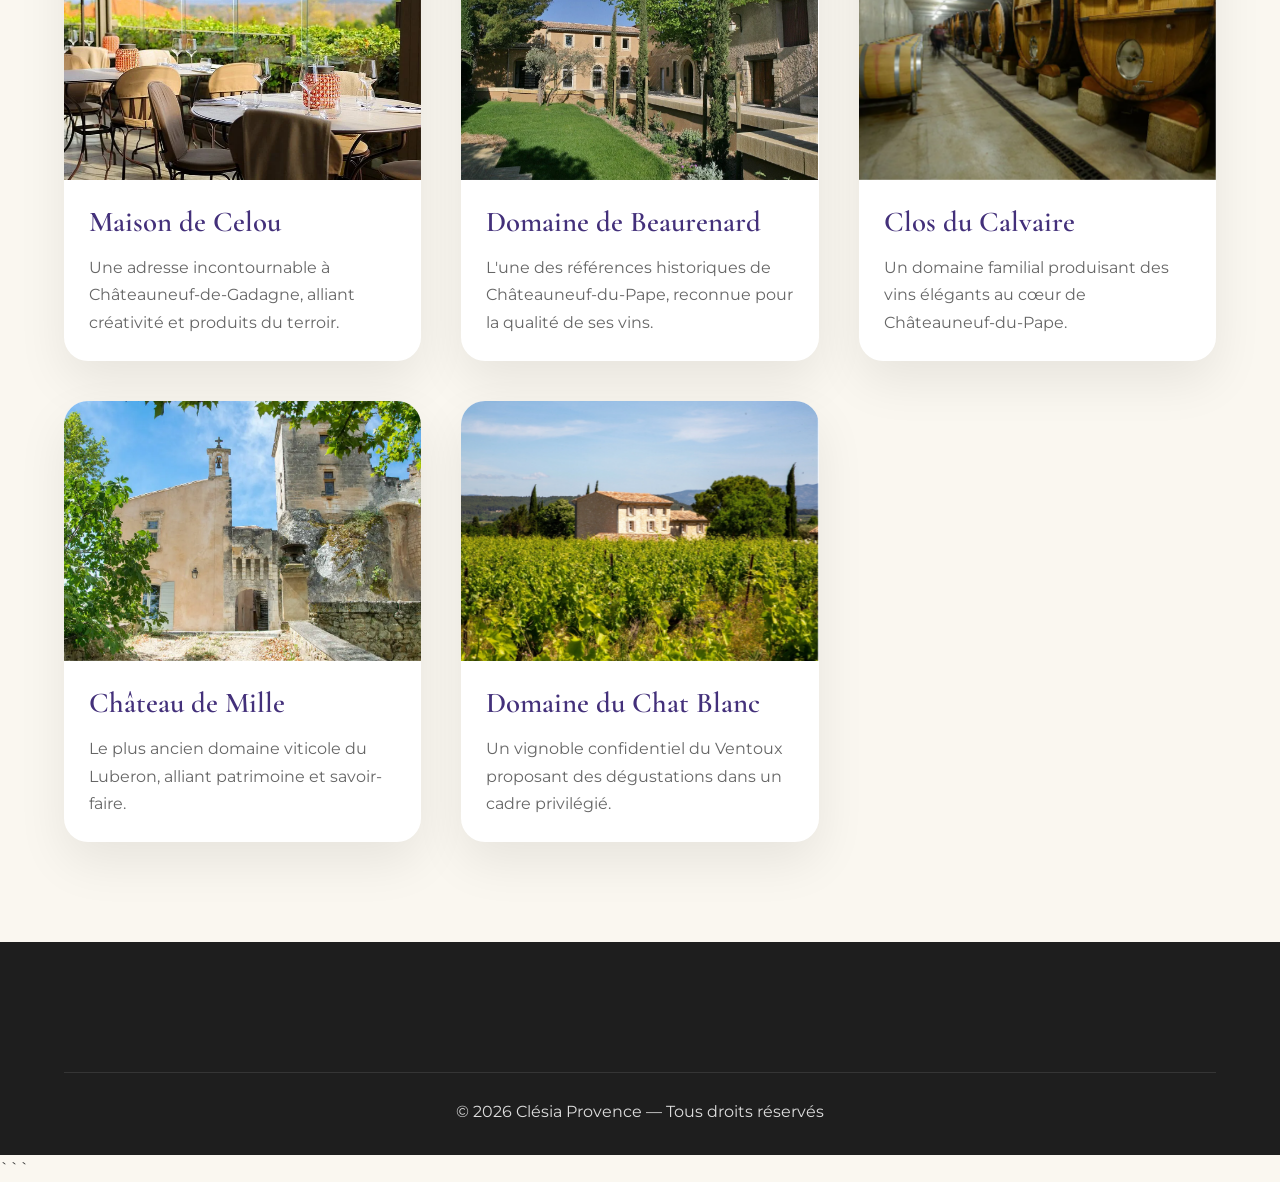
<file: gastronomie.html>
<!DOCTYPE html>
<html lang="fr">

<head>

<meta charset="UTF-8">
<meta name="viewport" content="width=device-width, initial-scale=1.0">

<title>Vins & Gastronomie en Provence | Clésia Provence</title>

<meta name="description"
content="Découvrez les meilleures adresses gastronomiques et domaines viticoles du Vaucluse : restaurants de charme, Châteauneuf-du-Pape, Ventoux et Luberon.">

<meta name="keywords"
content="restaurant Provence, gastronomie Vaucluse, Châteauneuf du Pape, vins Ventoux, domaine viticole Luberon">

<link rel="preconnect" href="https://fonts.googleapis.com">
<link rel="preconnect" href="https://fonts.gstatic.com" crossorigin>

<link href="https://fonts.googleapis.com/css2?family=Cormorant+Garamond:wght@400;500;600;700&family=Montserrat:wght@300;400;500;600;700&display=swap"
rel="stylesheet">

<link rel="stylesheet" href="style.css">

</head>

<body>

<header class="header">

<div class="container">

<a href="index.html" class="logo">
<img src="assets/logo/logo-clesia.png" alt="Clésia Provence">
</a>

<nav class="nav">
<a href="index.html">Accueil</a>
<a href="guide-touristique.html">Guide Touristique</a>
</nav>

</div>

</header>

<section class="hero-guide"
style="
background:
linear-gradient(rgba(0,0,0,.45),rgba(0,0,0,.45)),
url('assets/activites/vignoble.webp');
background-size:cover;
background-position:center;
">

<div class="overlay">

<div class="hero-guide-content">

<span class="section-tag">
Vins & Gastronomie
</span>

<h1>
Savourez la Provence
</h1>

<p>
Entre tables raffinées, producteurs passionnés et domaines viticoles d'exception,
découvrez toutes les saveurs du terroir provençal.
</p>

<a href="guide-touristique.html" class="btn-gold">
Retour au guide
</a>

</div>

</div>

</section>

<section class="guide-detail">

<div class="container">

<div class="section-header">

<span class="section-tag">
Restaurants & Domaines
</span>

<h2>
Les meilleures adresses du Vaucluse
</h2>

<p>
Une sélection de restaurants et domaines viticoles pour découvrir
la richesse gastronomique et viticole de la Provence.
</p>

</div>

<div class="guide-grid">

<div class="guide-card">
<img src="assets/gastronomie/hautperche.webp" alt="Le Haut Perché">
<div class="content">
<h3>Le Haut Perché</h3>
<p>
Situé à Saumane-de-Vaucluse, ce restaurant offre une cuisine raffinée
dans un cadre exceptionnel dominant la vallée.
</p>
</div>
</div>

<div class="guide-card">
<img src="assets/gastronomie/tablepaysanne.webp" alt="La Table Paysanne">
<div class="content">
<h3>La Table Paysanne</h3>
<p>
Au Thor, cette adresse met à l'honneur les producteurs locaux
et les saveurs authentiques de saison.
</p>
</div>
</div>

<div class="guide-card">
<img src="assets/gastronomie/philipp.webp" alt="Restaurant Philip">
<div class="content">
<h3>Restaurant Philip</h3>
<p>
À Fontaine-de-Vaucluse, profitez d'une cuisine élégante
dans un environnement naturel exceptionnel.
</p>
</div>
</div>

<div class="guide-card">
<img src="assets/gastronomie/maisondecelou.webp" alt="Maison de Celou">
<div class="content">
<h3>Maison de Celou</h3>
<p>
Une adresse incontournable à Châteauneuf-de-Gadagne,
alliant créativité et produits du terroir.
</p>
</div>
</div>

<div class="guide-card">
<img src="assets/gastronomie/domainebeaurenard.webp" alt="Domaine de Beaurenard">
<div class="content">
<h3>Domaine de Beaurenard</h3>
<p>
L'une des références historiques de Châteauneuf-du-Pape,
reconnue pour la qualité de ses vins.
</p>
</div>
</div>

<div class="guide-card">
<img src="assets/gastronomie/closducalvaire.webp" alt="Clos du Calvaire">
<div class="content">
<h3>Clos du Calvaire</h3>
<p>
Un domaine familial produisant des vins élégants
au cœur de Châteauneuf-du-Pape.
</p>
</div>
</div>

<div class="guide-card">
<img src="assets/gastronomie/chateaudemille.webp" alt="Château de Mille">
<div class="content">
<h3>Château de Mille</h3>
<p>
Le plus ancien domaine viticole du Luberon,
alliant patrimoine et savoir-faire.
</p>
</div>
</div>

<div class="guide-card">
<img src="assets/gastronomie/domaineduchatblanc.webp" alt="Domaine du Chat Blanc">
<div class="content">
<h3>Domaine du Chat Blanc</h3>
<p>
Un vignoble confidentiel du Ventoux proposant
des dégustations dans un cadre privilégié.
</p>
</div>
</div>

</div>

</div>

</section>

<footer class="footer">

<div class="container">

<div class="footer-bottom">
<p>© 2025 Clésia Provence</p>
</div>

</div>

</footer>

<script src="script.js"></script>

</body>

</html>
```
</file>
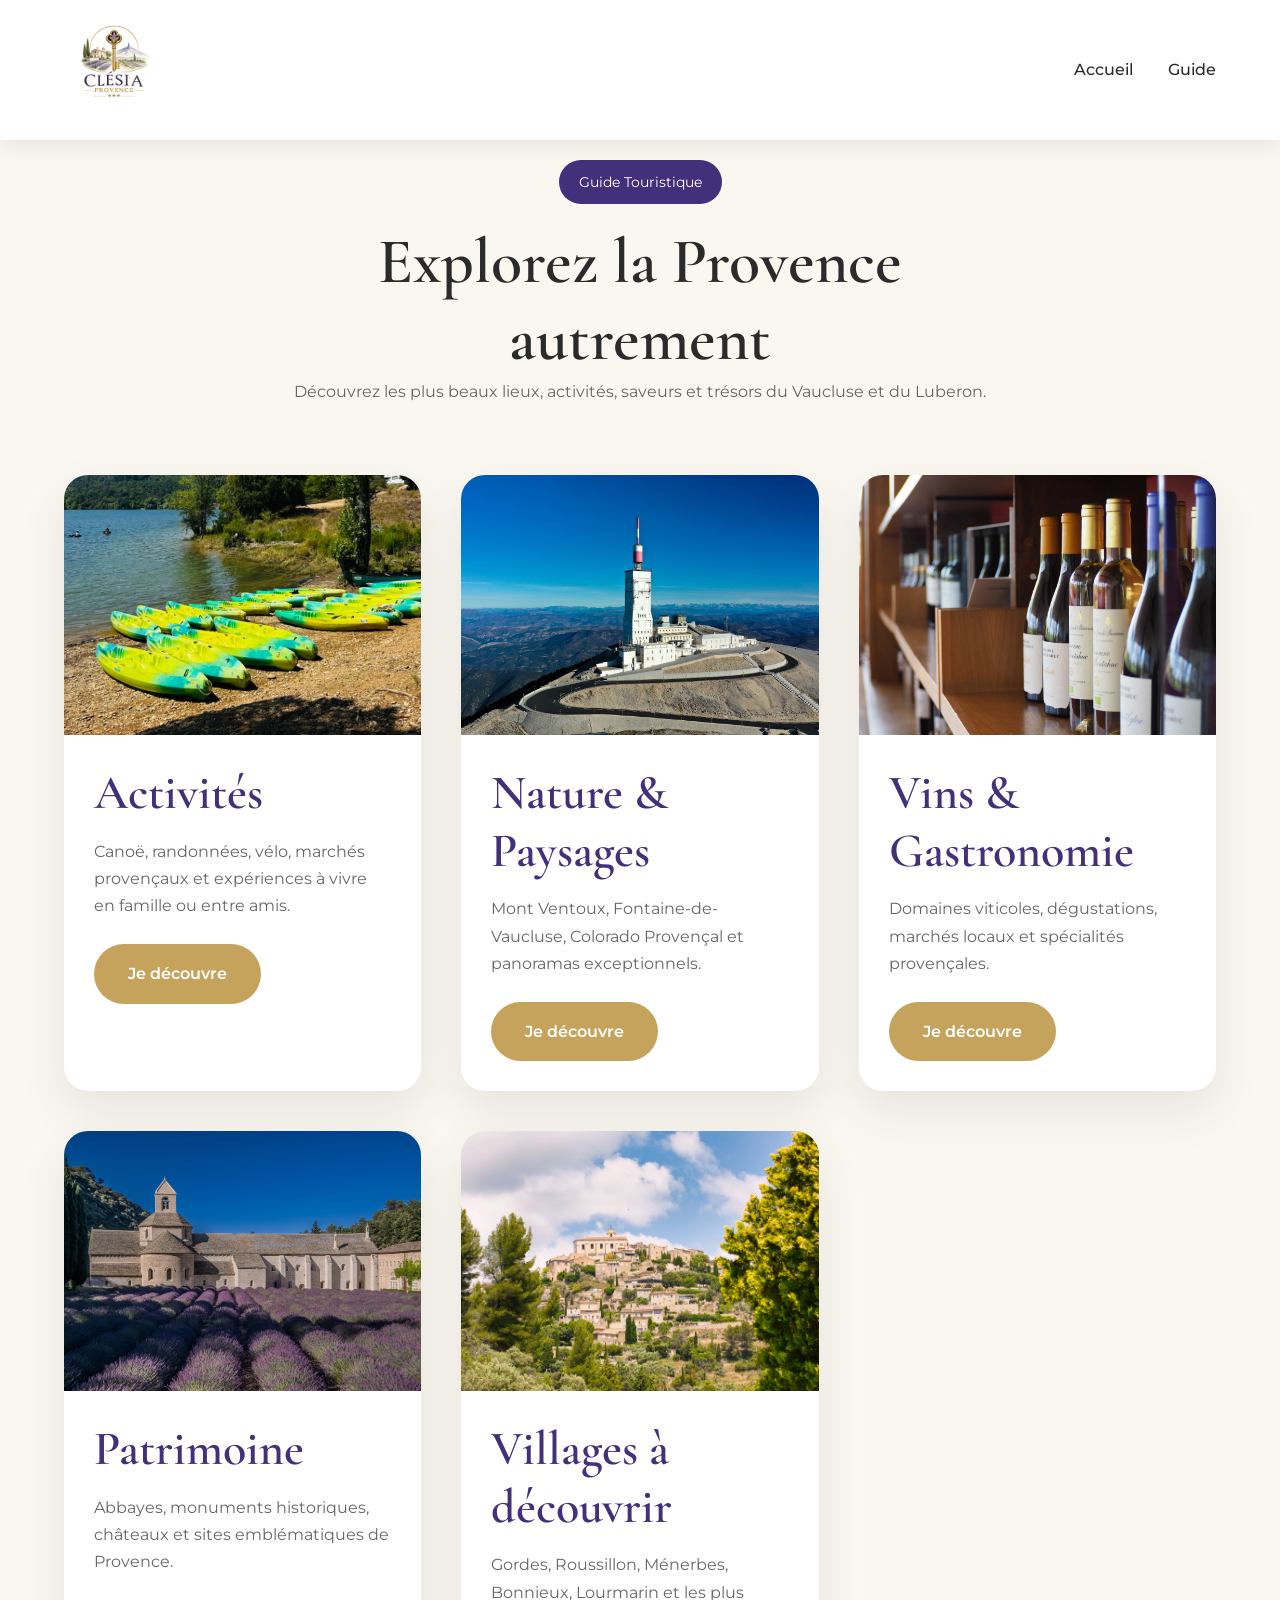
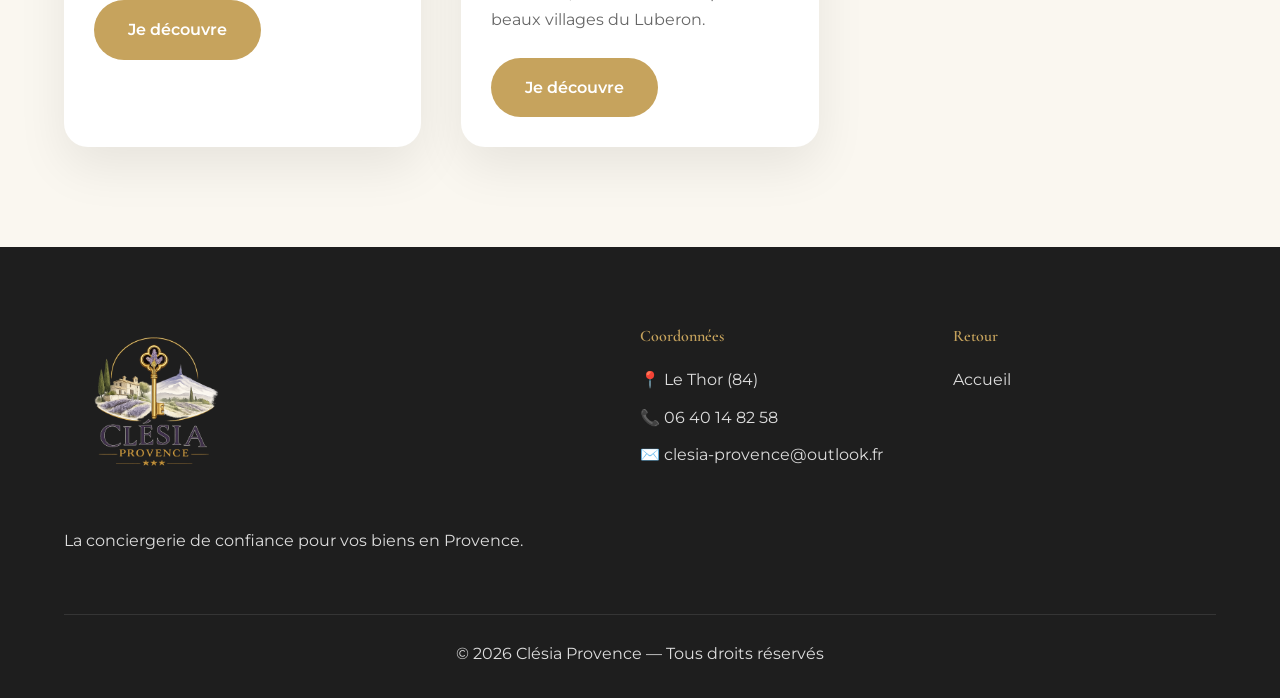
<file: guide-touristique.html>
<!DOCTYPE html>
<html lang="fr">

<head>
    <meta charset="UTF-8">
    <meta name="viewport" content="width=device-width, initial-scale=1.0">

    <title>Guide Touristique | Clésia Provence</title>

    <meta name="description"
        content="Découvrez les plus beaux villages, sites naturels, activités, domaines viticoles et lieux incontournables du Luberon et du Vaucluse.">

    <meta name="keywords"
        content="Luberon, Vaucluse, Provence, Gordes, Roussillon, patrimoine, activités, gastronomie">

    <link rel="preconnect" href="https://fonts.googleapis.com">
    <link rel="preconnect" href="https://fonts.gstatic.com" crossorigin>

    <link
        href="https://fonts.googleapis.com/css2?family=Cormorant+Garamond:wght@400;500;600;700&family=Montserrat:wght@300;400;500;600;700&display=swap"
        rel="stylesheet">

    <link rel="stylesheet" href="style.css">
</head>

<body>

    <!-- HEADER -->

    <header class="header">

        <div class="container">

            <a href="index.html" class="logo">
                <img src="assets/logo/logo-clesia.png" alt="Clésia Provence">
            </a>

            <nav class="nav">
                <a href="index.html">Accueil</a>
                <a href="guide-touristique.html">Guide</a>
            </nav>

            <button class="burger" id="burger">
                <span></span>
                <span></span>
                <span></span>
            </button>

        </div>

    </header>

    <!-- GUIDE -->

    <section class="guide-categories">

        <div class="container">

            <div class="section-header">

                <span class="section-tag">
                    Guide Touristique
                </span>

                <h1>
                    Explorez la Provence autrement
                </h1>

                <p>
                    Découvrez les plus beaux lieux, activités,
                    saveurs et trésors du Vaucluse et du Luberon.
                </p>

            </div>

            <div class="categories-grid">

                <!-- ACTIVITES -->

                <article class="category-card">

                    <img src="assets/activites/canoe.webp"
                        alt="Activités en Provence">

                    <div class="content">

                        <h2>Activités</h2>

                        <p>
                            Canoë, randonnées, vélo,
                            marchés provençaux et expériences
                            à vivre en famille ou entre amis.
                        </p>

                        <a href="activites.html" class="btn-gold">
                            Je découvre
                        </a>

                    </div>

                </article>

                <!-- NATURE -->

                <article class="category-card">

                    <img src="assets/nature/ventoux.webp"
                        alt="Nature et paysages">

                    <div class="content">

                        <h2>Nature & Paysages</h2>

                        <p>
                            Mont Ventoux, Fontaine-de-Vaucluse,
                            Colorado Provençal et panoramas
                            exceptionnels.
                        </p>

                        <a href="nature.html" class="btn-gold">
                            Je découvre
                        </a>

                    </div>

                </article>

                <!-- GASTRONOMIE -->

                <article class="category-card">

                    <img src="assets/activites/vignoble.webp"
                        alt="Vins et gastronomie">

                    <div class="content">

                        <h2>Vins & Gastronomie</h2>

                        <p>
                            Domaines viticoles, dégustations,
                            marchés locaux et spécialités
                            provençales.
                        </p>

                        <a href="gastronomie.html" class="btn-gold">
                            Je découvre
                        </a>

                    </div>

                </article>

                <!-- PATRIMOINE -->

                <article class="category-card">

                    <img src="assets/nature/senanque.webp"
                        alt="Patrimoine">

                    <div class="content">

                        <h2>Patrimoine</h2>

                        <p>
                            Abbayes, monuments historiques,
                            châteaux et sites emblématiques
                            de Provence.
                        </p>

                        <a href="patrimoine.html" class="btn-gold">
                            Je découvre
                        </a>

                    </div>

                </article>

                <!-- VILLAGES -->

                <article class="category-card">

                    <img src="assets/villages/gordes.webp"
                        alt="Villages du Luberon">

                    <div class="content">

                        <h2>Villages à découvrir</h2>

                        <p>
                            Gordes, Roussillon, Ménerbes,
                            Bonnieux, Lourmarin et les plus beaux
                            villages du Luberon.
                        </p>

                        <a href="villages.html" class="btn-gold">
                            Je découvre
                        </a>

                    </div>

                </article>

            </div>

        </div>

    </section>

    <!-- FOOTER -->

    <footer class="footer">

        <div class="container">

            <div class="footer-grid">

                <div>

                    <img src="assets/logo/logo-clesia.png"
                        alt="Clésia Provence"
                        class="footer-logo">

                    <p>
                        La conciergerie de confiance
                        pour vos biens en Provence.
                    </p>

                </div>

                <div>

                    <h4>Coordonnées</h4>

                    <p>📍 Le Thor (84)</p>
                    <p>📞 06 40 14 82 58</p>
                    <p>✉️ clesia-provence@outlook.fr</p>

                </div>

                <div>

                    <h4>Retour</h4>

                    <p>
                        <a href="index.html">Accueil</a>
                    </p>

                </div>

            </div>

            <div class="footer-bottom">
                <p>© 2025 Clésia Provence</p>
            </div>

        </div>

    </footer>

    <script src="script.js"></script>

</body>

</html>
</file>
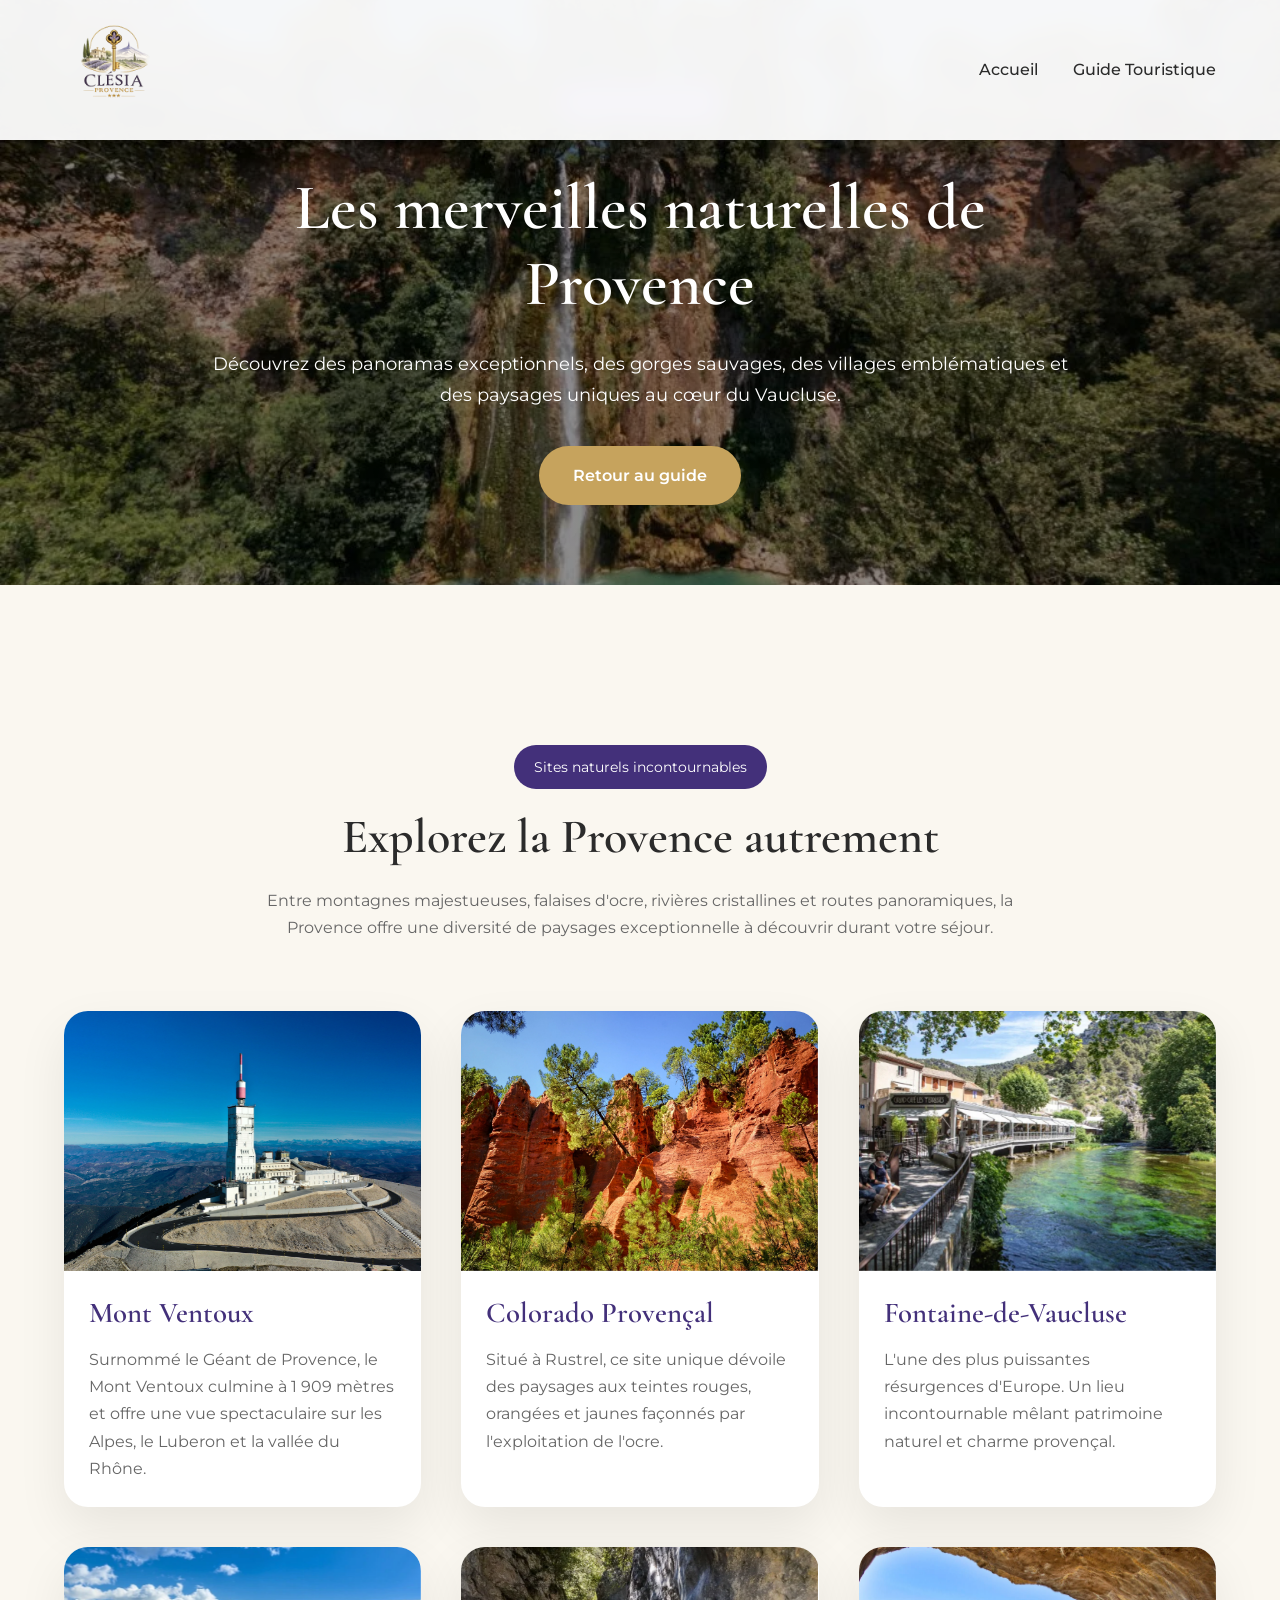
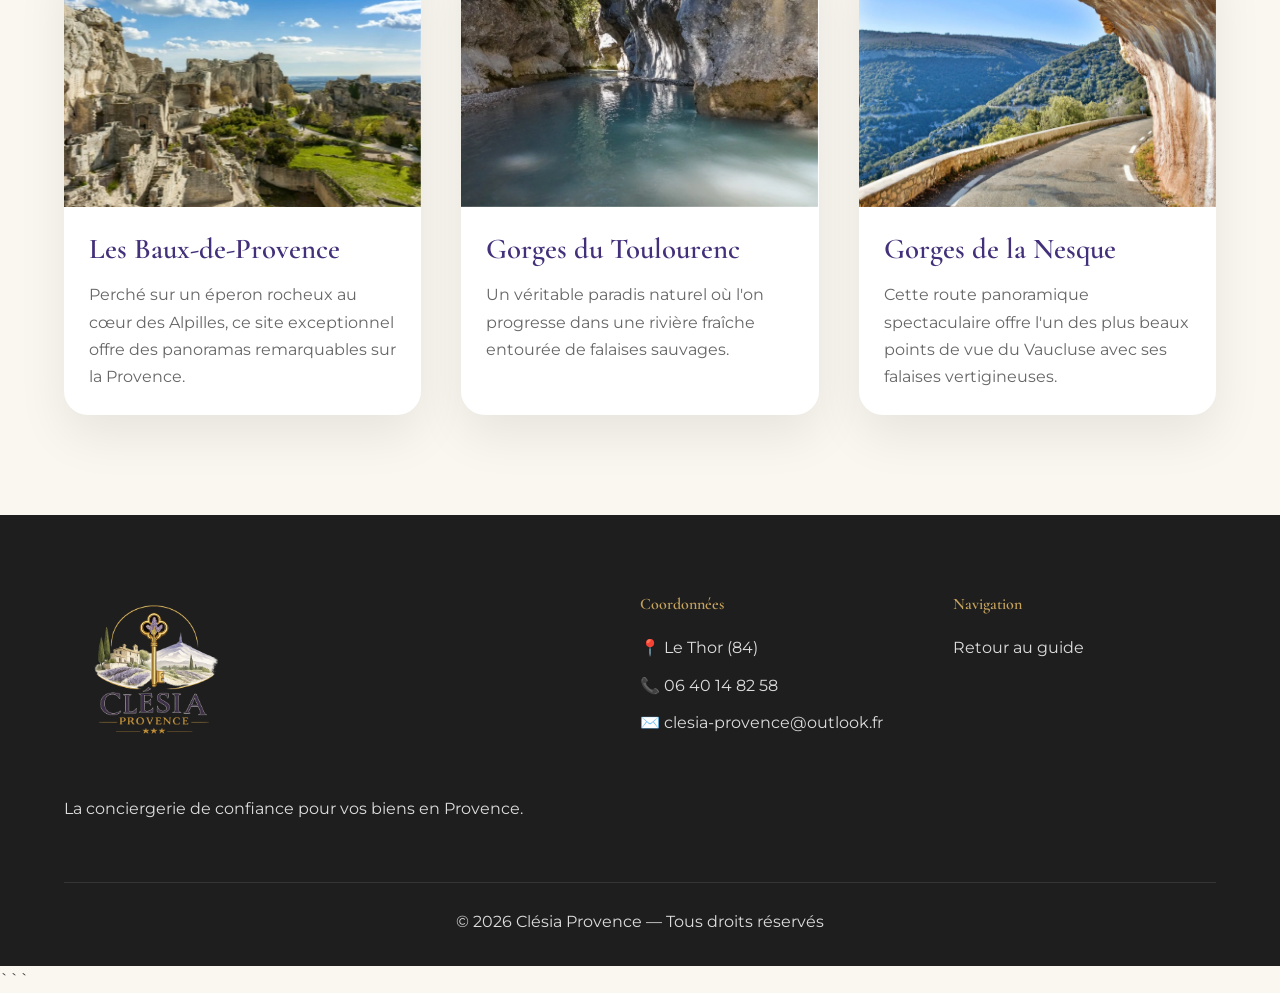
<file: nature.html>
<!DOCTYPE html>
<html lang="fr">

<head>

<meta charset="UTF-8">
<meta name="viewport" content="width=device-width, initial-scale=1.0">

<title>Nature & Paysages en Provence | Clésia Provence</title>

<meta name="description"
content="Découvrez les plus beaux sites naturels du Vaucluse et de la Provence : Mont Ventoux, Colorado Provençal, Fontaine-de-Vaucluse, Gorges du Toulourenc, Gorges de la Nesque et Les Baux-de-Provence.">

<meta name="keywords"
content="nature Provence, Mont Ventoux, Colorado Provençal, Fontaine de Vaucluse, Gorges du Toulourenc, Gorges de la Nesque, Les Baux de Provence">

<link rel="preconnect" href="https://fonts.googleapis.com">
<link rel="preconnect" href="https://fonts.gstatic.com" crossorigin>

<link href="https://fonts.googleapis.com/css2?family=Cormorant+Garamond:wght@400;500;600;700&family=Montserrat:wght@300;400;500;600;700&display=swap"
rel="stylesheet">

<link rel="stylesheet" href="style.css">

</head>

<body>

<header class="header">

<div class="container">

<a href="index.html" class="logo">
<img src="assets/logo/logo-clesia.png" alt="Clésia Provence">
</a>

<nav class="nav">
<a href="index.html">Accueil</a>
<a href="guide-touristique.html">Guide Touristique</a>
</nav>

<button class="burger" id="burger">
<span></span>
<span></span>
<span></span>
</button>

</div>

</header>

<section class="hero-guide"
style="
background:
linear-gradient(rgba(0,0,0,.45),rgba(0,0,0,.45)),
url('assets/nature/natureetpaysage.webp');
background-size:cover;
background-position:center;
">

<div class="overlay">

<div class="hero-guide-content">

<span class="section-tag">
Nature & Paysages
</span>

<h1>
Les merveilles naturelles de Provence
</h1>

<p>
Découvrez des panoramas exceptionnels, des gorges sauvages,
des villages emblématiques et des paysages uniques au cœur du Vaucluse.
</p>

<a href="guide-touristique.html" class="btn-gold">
Retour au guide
</a>

</div>

</div>

</section>

<section class="guide-detail">

<div class="container">

<div class="section-header">

<span class="section-tag">
Sites naturels incontournables
</span>

<h2>
Explorez la Provence autrement
</h2>

<p>
Entre montagnes majestueuses, falaises d'ocre, rivières cristallines
et routes panoramiques, la Provence offre une diversité de paysages
exceptionnelle à découvrir durant votre séjour.
</p>

</div>

<div class="guide-grid">

<div class="guide-card">

<img src="assets/nature/ventoux.webp"
alt="Mont Ventoux">

<div class="content">

<h3>Mont Ventoux</h3>

<p>
Surnommé le Géant de Provence, le Mont Ventoux culmine à 1 909 mètres
et offre une vue spectaculaire sur les Alpes, le Luberon et la vallée du Rhône.
</p>

</div>

</div>

<div class="guide-card">

<img src="assets/nature/colorado.webp"
alt="Colorado Provençal">

<div class="content">

<h3>Colorado Provençal</h3>

<p>
Situé à Rustrel, ce site unique dévoile des paysages aux teintes rouges,
orangées et jaunes façonnés par l'exploitation de l'ocre.
</p>

</div>

</div>

<div class="guide-card">

<img src="assets/nature/fontaine-vaucluse.webp"
alt="Fontaine de Vaucluse">

<div class="content">

<h3>Fontaine-de-Vaucluse</h3>

<p>
L'une des plus puissantes résurgences d'Europe.
Un lieu incontournable mêlant patrimoine naturel et charme provençal.
</p>

</div>

</div>

<div class="guide-card">

<img src="assets/nature/bauxdeprovence.webp"
alt="Les Baux-de-Provence">

<div class="content">

<h3>Les Baux-de-Provence</h3>

<p>
Perché sur un éperon rocheux au cœur des Alpilles,
ce site exceptionnel offre des panoramas remarquables sur la Provence.
</p>

</div>

</div>

<div class="guide-card">

<img src="assets/nature/gorgesdutoulourenc.webp"
alt="Gorges du Toulourenc">

<div class="content">

<h3>Gorges du Toulourenc</h3>

<p>
Un véritable paradis naturel où l'on progresse dans une rivière
fraîche entourée de falaises sauvages.
</p>

</div>

</div>

<div class="guide-card">

<img src="assets/nature/gorgesdelanesque.webp"
alt="Gorges de la Nesque">

<div class="content">

<h3>Gorges de la Nesque</h3>

<p>
Cette route panoramique spectaculaire offre l'un des plus beaux
points de vue du Vaucluse avec ses falaises vertigineuses.
</p>

</div>

</div>

</div>

</div>

</section>

<footer class="footer">

<div class="container">

<div class="footer-grid">

<div>

<img src="assets/logo/logo-clesia.png"
alt="Clésia Provence"
class="footer-logo">

<p>
La conciergerie de confiance pour vos biens en Provence.
</p>

</div>

<div>

<h4>Coordonnées</h4>

<p>📍 Le Thor (84)</p>
<p>📞 06 40 14 82 58</p>
<p>✉️ clesia-provence@outlook.fr</p>

</div>

<div>

<h4>Navigation</h4>

<p><a href="guide-touristique.html">Retour au guide</a></p>

</div>

</div>

<div class="footer-bottom">

<p>
© 2025 Clésia Provence
</p>

</div>

</div>

</footer>

<script src="script.js"></script>

</body>

</html>
```
</file>
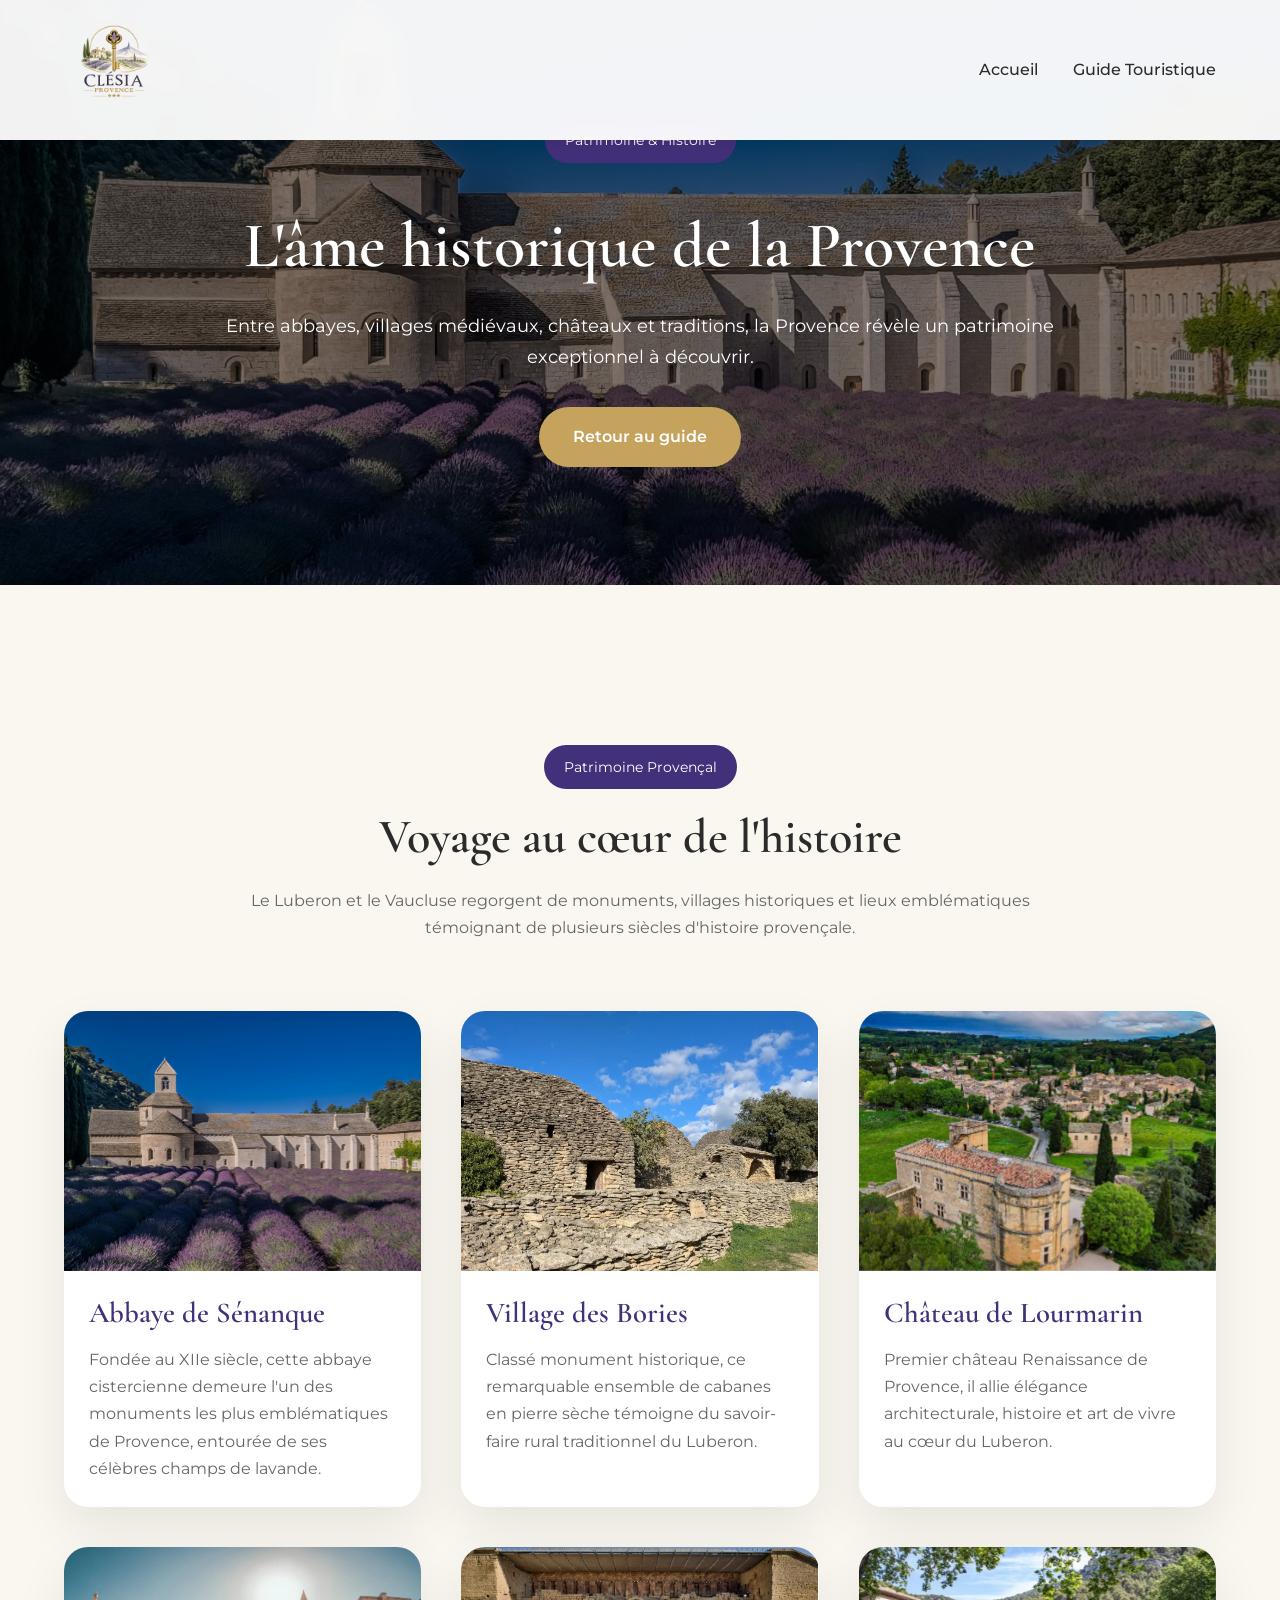
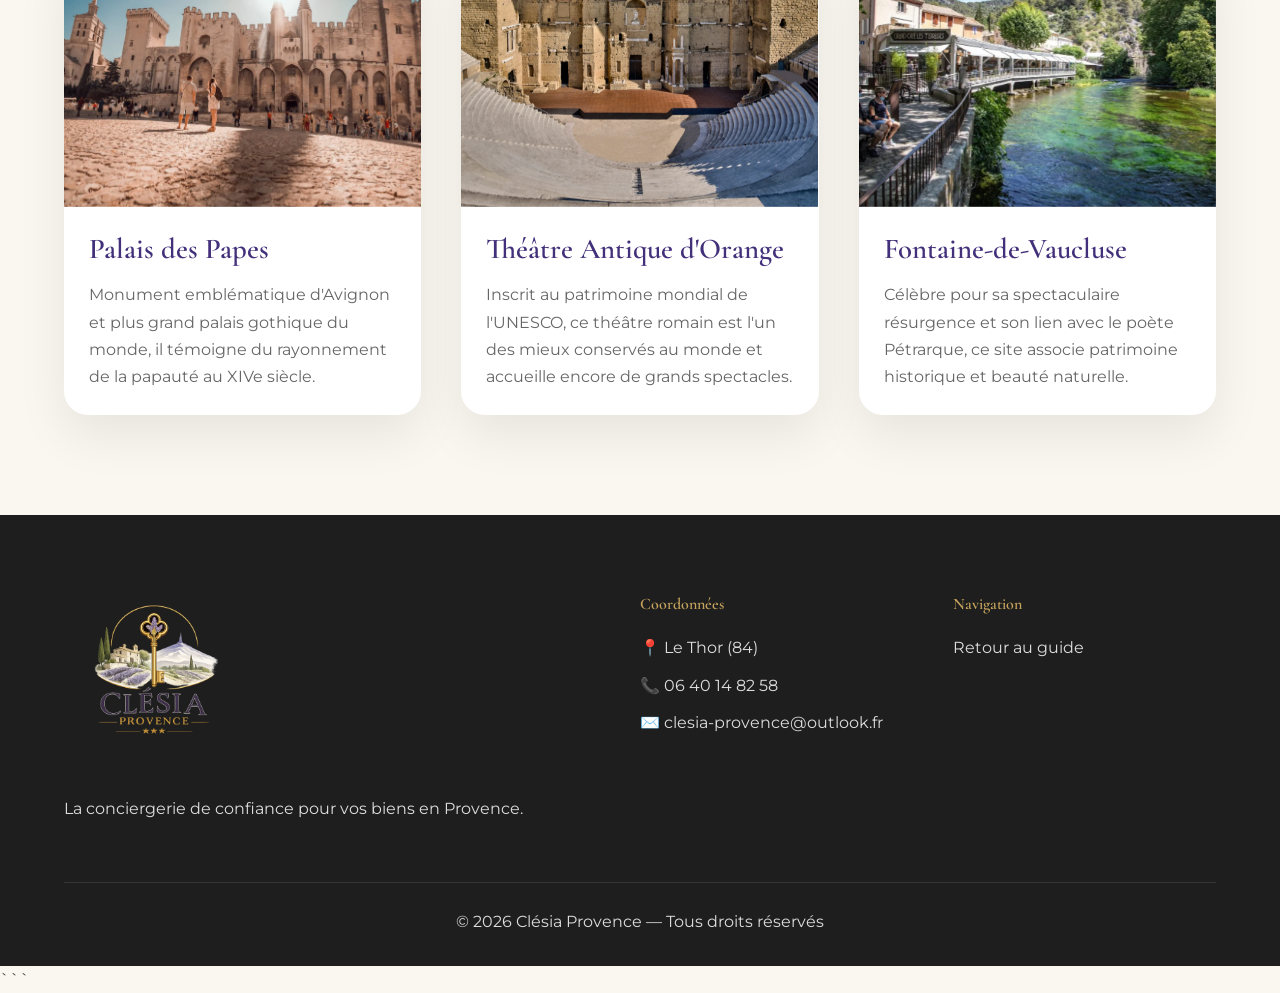
<file: patrimoine.html>
<!DOCTYPE html>
<html lang="fr">

<head>

<meta charset="UTF-8">
<meta name="viewport" content="width=device-width, initial-scale=1.0">

<title>Patrimoine & Histoire en Provence | Clésia Provence</title>

<meta name="description"
content="Découvrez les trésors historiques et culturels de Provence : Abbaye de Sénanque, Village des Bories, Château de Lourmarin, Ménerbes et les plus beaux sites patrimoniaux du Luberon.">

<meta name="keywords"
content="patrimoine Provence, Abbaye de Sénanque, Village des Bories, Château de Lourmarin, patrimoine Luberon, histoire Vaucluse">

<link rel="preconnect" href="https://fonts.googleapis.com">
<link rel="preconnect" href="https://fonts.gstatic.com" crossorigin>

<link href="https://fonts.googleapis.com/css2?family=Cormorant+Garamond:wght@400;500;600;700&family=Montserrat:wght@300;400;500;600;700&display=swap"
rel="stylesheet">

<link rel="stylesheet" href="style.css">

</head>

<body>

<header class="header">

<div class="container">

<a href="index.html" class="logo">
<img src="assets/logo/logo-clesia.png" alt="Clésia Provence">
</a>

<nav class="nav">
<a href="index.html">Accueil</a>
<a href="guide-touristique.html">Guide Touristique</a>
</nav>

</div>

</header>

<section class="hero-guide"
style="
background:
linear-gradient(rgba(0,0,0,.45),rgba(0,0,0,.45)),
url('assets/nature/senanque.webp');
background-size:cover;
background-position:center;
">

<div class="overlay">

<div class="hero-guide-content">

<span class="section-tag">
Patrimoine & Histoire
</span>

<h1>
L'âme historique de la Provence
</h1>

<p>
Entre abbayes, villages médiévaux, châteaux et traditions,
la Provence révèle un patrimoine exceptionnel à découvrir.
</p>

<a href="guide-touristique.html" class="btn-gold">
Retour au guide
</a>

</div>

</div>

</section>

<section class="guide-detail">

<div class="container">

<div class="section-header">

<span class="section-tag">
Patrimoine Provençal
</span>

<h2>
Voyage au cœur de l'histoire
</h2>

<p>
Le Luberon et le Vaucluse regorgent de monuments,
villages historiques et lieux emblématiques témoignant
de plusieurs siècles d'histoire provençale.
</p>

</div>

<div class="guide-grid">

    <div class="guide-card">

        <img src="assets/nature/senanque.webp"
            alt="Abbaye de Sénanque">

        <div class="content">

            <h3>Abbaye de Sénanque</h3>

            <p>
                Fondée au XIIe siècle, cette abbaye cistercienne demeure l'un des
                monuments les plus emblématiques de Provence, entourée de ses célèbres
                champs de lavande.
            </p>

        </div>

    </div>

    <div class="guide-card">

        <img src="assets/patrimoine/bories.webp"
            alt="Village des Bories">

        <div class="content">

            <h3>Village des Bories</h3>

            <p>
                Classé monument historique, ce remarquable ensemble de cabanes en
                pierre sèche témoigne du savoir-faire rural traditionnel du Luberon.
            </p>

        </div>

    </div>

    <div class="guide-card">

        <img src="assets/villages/lourmarin.webp"
            alt="Château de Lourmarin">

        <div class="content">

            <h3>Château de Lourmarin</h3>

            <p>
                Premier château Renaissance de Provence, il allie élégance
                architecturale, histoire et art de vivre au cœur du Luberon.
            </p>

        </div>

    </div>

    <div class="guide-card">

        <img src="assets/patrimoine/palaisdespapes.webp"
            alt="Palais des Papes">

        <div class="content">

            <h3>Palais des Papes</h3>

            <p>
                Monument emblématique d'Avignon et plus grand palais gothique du
                monde, il témoigne du rayonnement de la papauté au XIVe siècle.
            </p>

        </div>

    </div>

    <div class="guide-card">

        <img src="assets/patrimoine/theatre.webp"
            alt="Théâtre Antique d'Orange">

        <div class="content">

            <h3>Théâtre Antique d'Orange</h3>

            <p>
                Inscrit au patrimoine mondial de l'UNESCO, ce théâtre romain est
                l'un des mieux conservés au monde et accueille encore de grands spectacles.
            </p>

        </div>

    </div>

    <div class="guide-card">

        <img src="assets/nature/fontaine-vaucluse.webp"
            alt="Fontaine-de-Vaucluse">

        <div class="content">

            <h3>Fontaine-de-Vaucluse</h3>

            <p>
                Célèbre pour sa spectaculaire résurgence et son lien avec le poète
                Pétrarque, ce site associe patrimoine historique et beauté naturelle.
            </p>

        </div>

    </div>

</div>

</div>

</section>

<footer class="footer">

<div class="container">

<div class="footer-grid">

<div>

<img src="assets/logo/logo-clesia.png"
alt="Clésia Provence"
class="footer-logo">

<p>
La conciergerie de confiance pour vos biens en Provence.
</p>

</div>

<div>

<h4>Coordonnées</h4>

<p>📍 Le Thor (84)</p>
<p>📞 06 40 14 82 58</p>
<p>✉️ clesia-provence@outlook.fr</p>

</div>

<div>

<h4>Navigation</h4>

<p><a href="guide-touristique.html">Retour au guide</a></p>

</div>

</div>

<div class="footer-bottom">

<p>
© 2025 Clésia Provence
</p>

</div>

</div>

</footer>

<script src="script.js"></script>

</body>

</html>
```
</file>
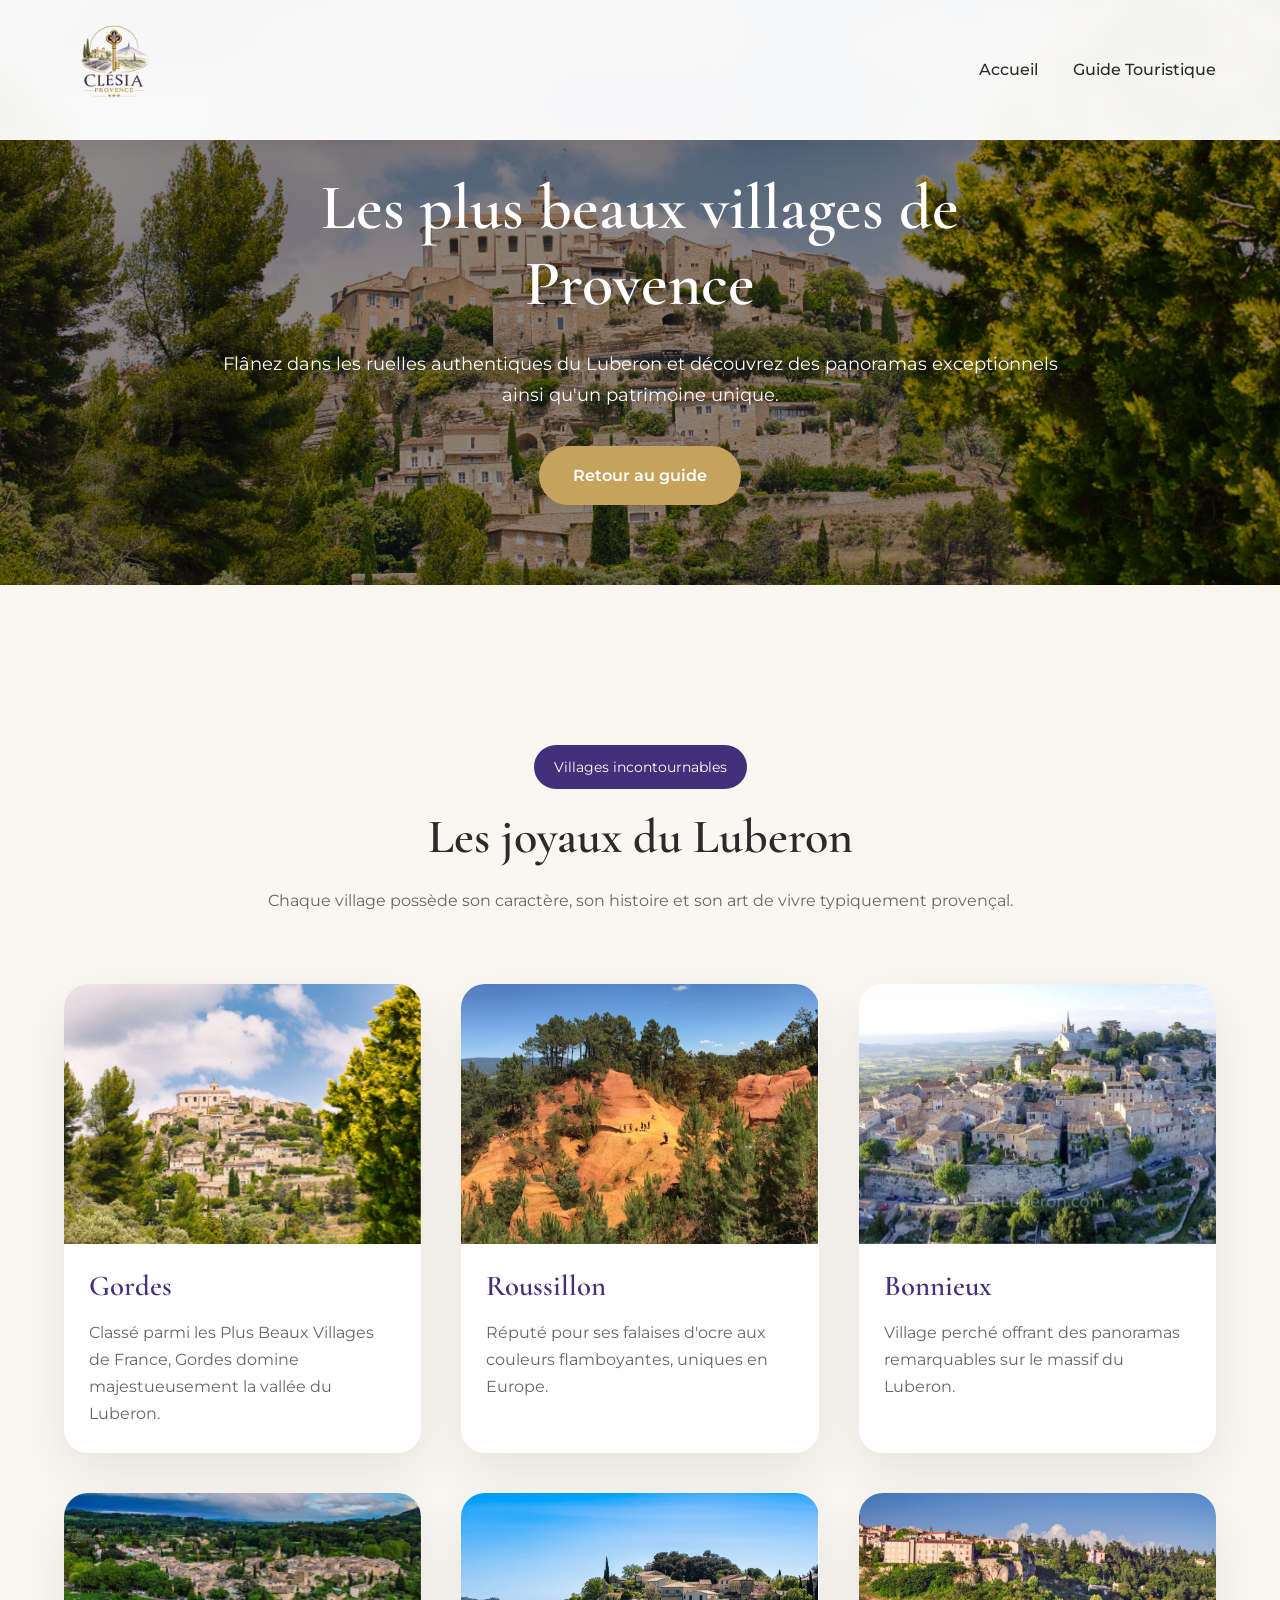
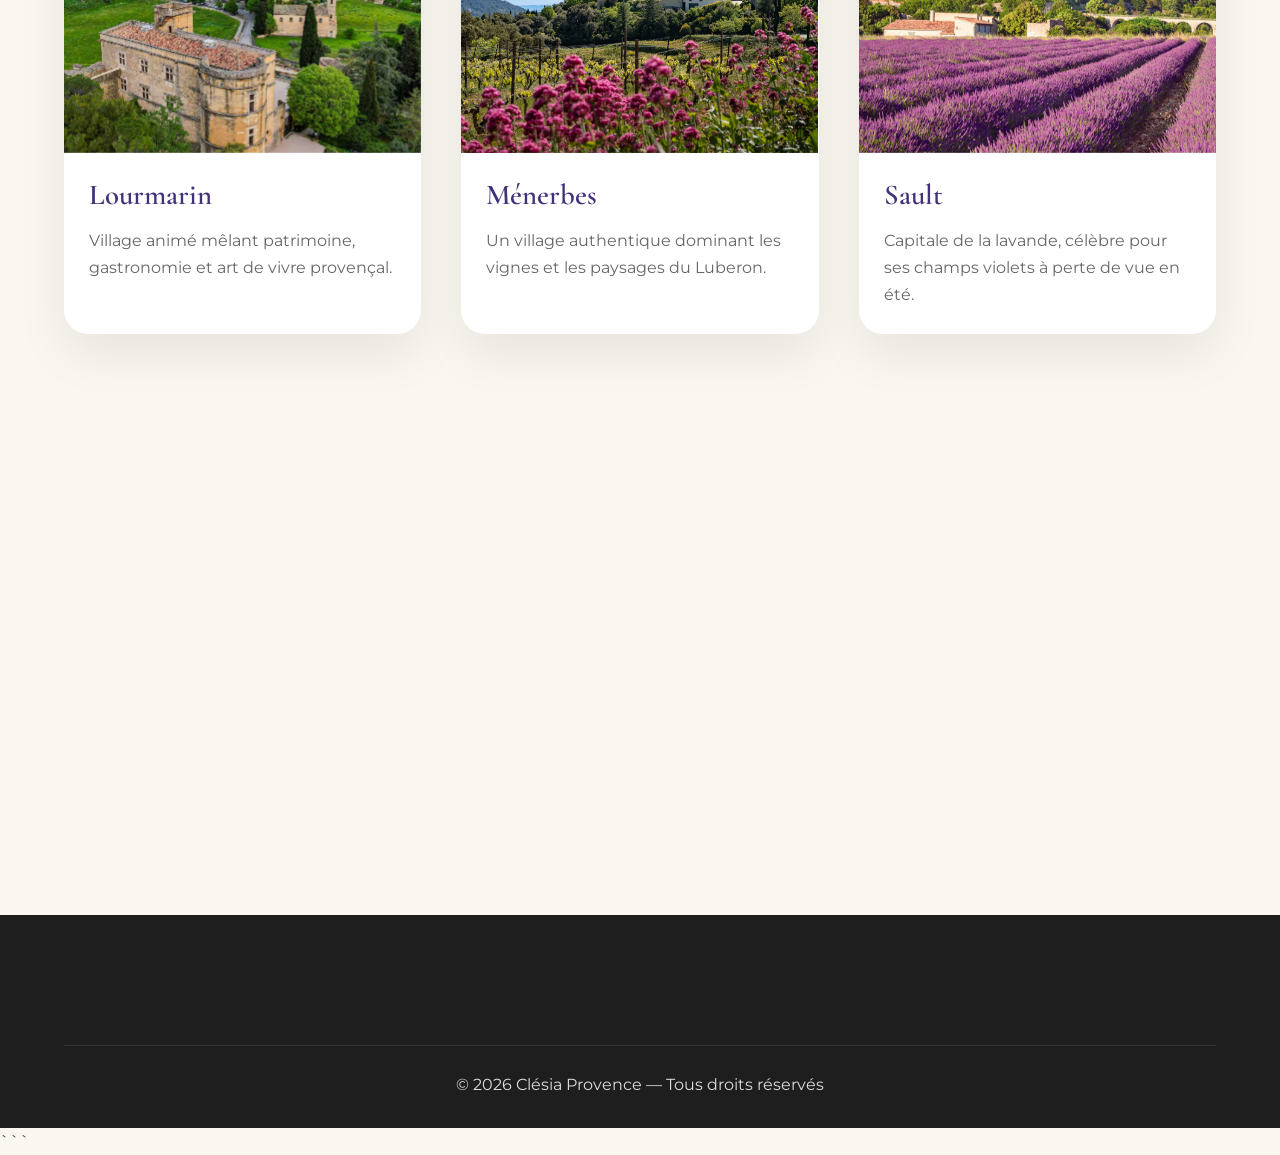
<file: villages.html>
<!DOCTYPE html>
<html lang="fr">

<head>

<meta charset="UTF-8">
<meta name="viewport" content="width=device-width, initial-scale=1.0">

<title>Les Plus Beaux Villages du Luberon | Clésia Provence</title>

<meta name="description"
content="Découvrez Gordes, Roussillon, Bonnieux, Lourmarin, Ménerbes, Sault, Cucuron, Venasque et Oppède-le-Vieux, parmi les plus beaux villages de Provence.">

<meta name="keywords"
content="villages Luberon, Gordes, Roussillon, Bonnieux, Lourmarin, Ménerbes, Sault, Cucuron, Venasque, Oppède-le-Vieux">

<link rel="preconnect" href="https://fonts.googleapis.com">
<link rel="preconnect" href="https://fonts.gstatic.com" crossorigin>

<link href="https://fonts.googleapis.com/css2?family=Cormorant+Garamond:wght@400;500;600;700&family=Montserrat:wght@300;400;500;600;700&display=swap"
rel="stylesheet">

<link rel="stylesheet" href="style.css">

</head>

<body>

<header class="header">

<div class="container">

<a href="index.html" class="logo">
<img src="assets/logo/logo-clesia.png" alt="Clésia Provence">
</a>

<nav class="nav">
<a href="index.html">Accueil</a>
<a href="guide-touristique.html">Guide Touristique</a>
</nav>

</div>

</header>

<section class="hero-guide"
style="
background:
linear-gradient(rgba(0,0,0,.45),rgba(0,0,0,.45)),
url('assets/villages/gordes.webp');
background-size:cover;
background-position:center;
">

<div class="overlay">

<div class="hero-guide-content">

<span class="section-tag">
Villages à découvrir
</span>

<h1>
Les plus beaux villages de Provence
</h1>

<p>
Flânez dans les ruelles authentiques du Luberon et découvrez
des panoramas exceptionnels ainsi qu'un patrimoine unique.
</p>

<a href="guide-touristique.html" class="btn-gold">
Retour au guide
</a>

</div>

</div>

</section>

<section class="guide-detail">

<div class="container">

<div class="section-header">

<span class="section-tag">
Villages incontournables
</span>

<h2>
Les joyaux du Luberon
</h2>

<p>
Chaque village possède son caractère, son histoire
et son art de vivre typiquement provençal.
</p>

</div>

<div class="guide-grid">

<div class="guide-card">
<img src="assets/villages/gordes.webp" alt="Gordes">
<div class="content">
<h3>Gordes</h3>
<p>
Classé parmi les Plus Beaux Villages de France,
Gordes domine majestueusement la vallée du Luberon.
</p>
</div>
</div>

<div class="guide-card">
<img src="assets/villages/roussillon.webp" alt="Roussillon">
<div class="content">
<h3>Roussillon</h3>
<p>
Réputé pour ses falaises d'ocre aux couleurs flamboyantes,
uniques en Europe.
</p>
</div>
</div>

<div class="guide-card">
<img src="assets/villages/bonnieux.webp" alt="Bonnieux">
<div class="content">
<h3>Bonnieux</h3>
<p>
Village perché offrant des panoramas remarquables
sur le massif du Luberon.
</p>
</div>
</div>

<div class="guide-card">
<img src="assets/villages/lourmarin.webp" alt="Lourmarin">
<div class="content">
<h3>Lourmarin</h3>
<p>
Village animé mêlant patrimoine, gastronomie
et art de vivre provençal.
</p>
</div>
</div>

<div class="guide-card">
<img src="assets/villages/menerbes.webp" alt="Ménerbes">
<div class="content">
<h3>Ménerbes</h3>
<p>
Un village authentique dominant les vignes
et les paysages du Luberon.
</p>
</div>
</div>

<div class="guide-card">
<img src="assets/villages/sault.webp" alt="Sault">
<div class="content">
<h3>Sault</h3>
<p>
Capitale de la lavande, célèbre pour ses champs
violets à perte de vue en été.
</p>
</div>
</div>

<div class="guide-card">
<img src="assets/villages/cucuron.webp" alt="Cucuron">
<div class="content">
<h3>Cucuron</h3>
<p>
Charmant village organisé autour de son célèbre bassin
bordé de platanes centenaires.
</p>
</div>
</div>

<div class="guide-card">
<img src="assets/villages/venasque.webp" alt="Venasque">
<div class="content">
<h3>Venasque</h3>
<p>
Ancienne cité médiévale offrant une vue exceptionnelle
sur le Mont Ventoux.
</p>
</div>
</div>

<div class="guide-card">
<img src="assets/villages/oppede.webp" alt="Oppède-le-Vieux">
<div class="content">
<h3>Oppède-le-Vieux</h3>
<p>
Village médiéval suspendu dans le temps,
dominé par les ruines de son ancien château.
</p>
</div>
</div>

</div>

</div>

</section>

<footer class="footer">

<div class="container">

<div class="footer-bottom">
<p>© 2025 Clésia Provence</p>
</div>

</div>

</footer>

<script src="script.js"></script>

</body>

</html>
```
</file>
<file: style.css>
/* ==================================
   RESET
================================== */

*{
margin:0;
padding:0;
box-sizing:border-box;
}

html{
scroll-behavior:smooth;
}

body{

font-family:'Montserrat',sans-serif;

background:#FAF7F0;

color:#2B2B2B;

line-height:1.7;

overflow-x:hidden;

}

img{
max-width:100%;
display:block;
}

a{
text-decoration:none;
color:inherit;
}

ul{
list-style:none;
}

/* ==================================
   VARIABLES
================================== */

:root{

--lavande:#43307A;

--lavande-light:#5D4A99;

--gold:#C6A35D;

--gold-light:#D7B778;

--ivory:#FAF7F0;

--white:#FFFFFF;

--dark:#222222;

--shadow:
0 20px 50px rgba(0,0,0,.08);

--radius:24px;

}

/* ==================================
   TYPOGRAPHIE
================================== */

h1,
h2,
h3,
h4{

font-family:
'Cormorant Garamond',
serif;

font-weight:600;

line-height:1.2;

}

h1{
font-size:4rem;
}

h2{
font-size:3rem;
}

h3{
font-size:1.8rem;
}

p{
font-size:1rem;
}

/* ==================================
   CONTAINER
================================== */

.container{

width:90%;

max-width:1300px;

margin:auto;

}

/* ==================================
   SECTION HEADER
================================== */

.section-header{

text-align:center;

max-width:800px;

margin:0 auto 70px;

}

.section-header h2{

margin-bottom:20px;

}

.section-header p{

color:#666;

}

/* ==================================
   TAGS
================================== */

.section-tag{

display:inline-block;

padding:10px 20px;

background:var(--lavande);

color:white;

border-radius:50px;

font-size:.9rem;

margin-bottom:20px;

}

/* ==================================
   BOUTONS
================================== */

.btn-gold{

display:inline-block;

padding:16px 34px;

background:var(--gold);

color:white;

border-radius:50px;

font-weight:600;

transition:.3s;

}

.btn-gold:hover{

transform:translateY(-3px);

background:var(--gold-light);

}

.btn-outline{

display:inline-block;

padding:16px 34px;

border:2px solid white;

border-radius:50px;

color:white;

font-weight:600;

transition:.3s;

}

.btn-outline:hover{

background:white;

color:var(--lavande);

}

/* ==================================
   HEADER
================================== */

.header{

position:fixed;

top:0;

left:0;

width:100%;

z-index:1000;

background:rgba(255,255,255,.95);

backdrop-filter:blur(10px);

box-shadow:
0 5px 20px rgba(0,0,0,.08);

}

.header .container{

display:flex;

justify-content:space-between;

align-items:center;

padding:20px 0;

}

.logo img{

height:100px;

}

/* ==================================
   NAVIGATION
================================== */

.nav{

display:flex;

gap:35px;

align-items:center;

}

.nav a{

font-weight:500;

transition:.3s;

}

.nav a:hover{

color:var(--gold);

}

/* ==================================
   BURGER
================================== */

.burger{

display:none;

background:none;

border:none;

cursor:pointer;

}

.burger span{

display:block;

width:30px;

height:3px;

background:var(--lavande);

margin:6px 0;

transition:.3s;

}

/* ==================================
   HERO
================================== */

.hero{

height:100vh;

background:

linear-gradient(
rgba(0,0,0,.45),
rgba(0,0,0,.45)
),

url("assets/hero/hero-bg.webp");

background-size:cover;

background-position:center;

display:flex;

align-items:center;

justify-content:center;

text-align:center;

}

.overlay{

width:100%;
height:100%;

display:flex;

align-items:center;

justify-content:center;

}

.hero-content{

max-width:900px;

color:white;

padding:20px;

}

.hero-logo{

width:290px;

margin:0 auto 30px;

}

.hero-content h1{

margin-bottom:25px;

}

.hero-content p{

font-size:1.2rem;

max-width:700px;

margin:auto;

margin-bottom:40px;

}

.hero-buttons{

display:flex;

justify-content:center;

gap:20px;

flex-wrap:wrap;

}
/* ==================================
   TRUST BAR
================================== */

.trust-bar{

padding:80px 0;

background:white;

}

.trust-grid{
    display:grid;
    grid-template-columns:repeat(4,1fr);
    gap:30px;
}

@media (max-width:992px){
    .trust-grid{
        grid-template-columns:repeat(2,1fr);
    }
}

@media (max-width:576px){
    .trust-grid{
        grid-template-columns:1fr;
    }
}
.trust-item{

text-align:center;

padding:35px 25px;

background:white;

border-radius:24px;

box-shadow:
0 15px 40px rgba(0,0,0,.06);

transition:.3s;

}

.trust-item:hover{

transform:translateY(-8px);

}

.trust-icon{

width:70px;

height:70px;

margin:0 auto 20px;

border-radius:50%;

background:rgba(198,163,93,.15);

display:flex;

align-items:center;

justify-content:center;

font-size:28px;

}

.trust-item h3{

margin-bottom:12px;

color:var(--lavande);

font-size:1.4rem;

}

.trust-item p{

color:#666;

font-size:.95rem;

}
/* ==================================
   MISSION
================================== */

.mission{

padding:120px 0;

background:var(--ivory);

}

.mission-grid{

display:grid;

grid-template-columns:1fr 1fr;

gap:80px;

align-items:center;

}

.mission-image img{

border-radius:var(--radius);

box-shadow:var(--shadow);

}

.mission-content h2{

margin-bottom:25px;

}

.mission-content p{

margin-bottom:30px;

color:#555;

}

.mission-content ul{

display:flex;

flex-direction:column;

gap:15px;

}

.mission-content li{

font-weight:500;

color:var(--lavande);

}

/* ==================================
   SERVICES
================================== */

.services{

padding:120px 0;

background:white;

}

.services-grid{

display:grid;

grid-template-columns:repeat(3,1fr);

gap:30px;

}

.service-card{

background:white;

padding:40px;

border-radius:var(--radius);

box-shadow:var(--shadow);

transition:.3s;

border:1px solid rgba(0,0,0,.04);

}

.service-card:hover{

transform:translateY(-10px);

}

.service-icon{

font-size:3rem;

margin-bottom:20px;

}

.service-card h3{

margin-bottom:15px;

color:var(--lavande);

}

.service-card p{

color:#666;

}

/* ==================================
   OFFRES
================================== */

.offres{

padding:120px 0;

background:var(--ivory);

}

.offres-grid{

display:grid;

grid-template-columns:repeat(2,1fr);

gap:40px;

}
/* ==================================
   IMAGES OFFRES
================================== */

.offre-image{

width:100%;

height:240px;

object-fit:cover;

border-radius:18px;

margin-bottom:30px;

display:block;

}

.featured .offre-image{

height:260px;

}
.offre-card{

background:white;

padding:50px;

border-radius:var(--radius);

box-shadow:var(--shadow);

position:relative;

display:flex;

flex-direction:column;

}

.offre-top{

display:flex;

justify-content:space-between;

align-items:center;

margin-bottom:35px;

}

.offre-top h3{

color:var(--lavande);

}

.tarif{

font-size:3rem;

font-weight:700;

color:var(--gold);

}

.offre-card ul{

display:flex;

flex-direction:column;

gap:14px;

margin-bottom:35px;

}

.offre-card li{

font-size:1rem;

}

.offre-message{

background:rgba(198,163,93,.12);

padding:20px;

border-radius:16px;

margin-bottom:30px;

font-weight:600;

color:var(--lavande);

}

.featured{

border:3px solid var(--gold);

}

.badge{

position:absolute;

top:-15px;

right:25px;

background:var(--gold);

color:white;

padding:10px 18px;

border-radius:50px;

font-size:.85rem;

font-weight:600;

}

/* ==================================
   INTENDANCE
================================== */

.intendance{

padding:120px 0;

background:white;

}

.intendance .offres-grid{

margin-top:40px;

}

/* ==================================
   STATS
================================== */

.stats{

padding:100px 0;

background:var(--lavande);

color:white;

}

.stats-grid{

display:grid;

grid-template-columns:repeat(4,1fr);

gap:30px;

}

.stat-card{

text-align:center;

}

.stat-card h3{

font-size:3rem;

margin-bottom:10px;

color:var(--gold);

}

.stat-card p{

font-size:1rem;

}

/* ==================================
   ANIMATIONS
================================== */

@keyframes fadeUp{

from{

opacity:0;

transform:translateY(30px);

}

to{

opacity:1;

transform:translateY(0);

}

}

.service-card,
.offre-card,
.stat-card{

animation:fadeUp .8s ease;

}

/* ==================================
   HOVER GLOBAL
================================== */

.service-card,
.offre-card,
.testimonial-card,
.artisan-card{

transition:
transform .3s ease,
box-shadow .3s ease;

}

.service-card:hover,
.offre-card:hover,
.testimonial-card:hover,
.artisan-card:hover{

transform:translateY(-8px);

box-shadow:
0 25px 60px rgba(0,0,0,.12);

}
/* ==================================
   ARTISANS
================================== */

.artisans{

padding:120px 0;

background:var(--ivory);

}

.artisan-grid{

display:grid;

grid-template-columns:repeat(4,1fr);

gap:25px;

margin-top:50px;

}

.artisan-card{

background:white;

padding:35px 20px;

border-radius:var(--radius);

box-shadow:var(--shadow);

text-align:center;

font-size:2rem;

}

.artisan-card h3{

margin-top:15px;

font-size:1.3rem;

color:var(--lavande);

}

/* ==================================
   ZONE D'INTERVENTION
================================== */

.zone{

padding:120px 0;

background:white;

}

.zones{

display:flex;

flex-wrap:wrap;

justify-content:center;

gap:15px;

margin-top:40px;

}

.zones span{

background:var(--lavande);

color:white;

padding:12px 22px;

border-radius:50px;

font-weight:500;

transition:.3s;

}

.zones span:hover{

background:var(--gold);

}

/* ==================================
   TÉMOIGNAGES
================================== */

.testimonials{

padding:120px 0;

background:var(--ivory);

}

.testimonial-grid{

display:grid;

grid-template-columns:repeat(3,1fr);

gap:30px;

}

.testimonial-card{

background:white;

padding:40px;

border-radius:var(--radius);

box-shadow:var(--shadow);

}

.testimonial-card p{

font-style:italic;

margin-bottom:20px;

color:#555;

}

.testimonial-card h4{

color:var(--lavande);

font-size:1rem;

}

/* ==================================
   CTA
================================== */

.cta-section{

padding:120px 0;

background:linear-gradient(
135deg,
var(--lavande),
var(--lavande-light)
);

color:white;

text-align:center;

}

.cta-section h2{

margin-bottom:25px;

}

.cta-section p{

max-width:700px;

margin:auto;

margin-bottom:35px;

font-size:1.1rem;

}

/* ==================================
   FAQ
================================== */

.faq{

padding:120px 0;

background:white;

}

.faq-container{

max-width:900px;

margin:auto;

}

.faq-item{

background:var(--ivory);

padding:30px;

border-radius:20px;

margin-bottom:20px;

}

.faq-item h3{

margin-bottom:15px;

color:var(--lavande);

font-size:1.5rem;

}

.faq-item p{

color:#555;

}

/* ==================================
   CONTACT
================================== */

.contact{

padding:120px 0;

background:var(--ivory);

}

.contact-grid{

display:grid;

grid-template-columns:1fr 1.3fr;

gap:50px;

align-items:start;

}

.contact-info{

display:flex;

flex-direction:column;

gap:25px;

}

.contact-card{

background:white;

padding:30px;

border-radius:var(--radius);

box-shadow:var(--shadow);

}

.contact-card h3{

margin-bottom:10px;

color:var(--lavande);

}

.contact-form{

background:white;

padding:40px;

border-radius:var(--radius);

box-shadow:var(--shadow);

}

.contact-form form{

display:flex;

flex-direction:column;

gap:20px;

}

.contact-form input,
.contact-form textarea{

padding:16px;

border:1px solid #ddd;

border-radius:12px;

font-family:inherit;

font-size:1rem;

   width:100%;

background:white;

}

.contact-form input:focus,
.contact-form textarea:focus,
.contact-form select:focus{

outline:none;

border-color:var(--gold);

}

.contact-form button{

border:none;

cursor:pointer;

}

/* ==================================
   FOOTER
================================== */

.footer{

background:#1E1E1E;

color:white;

padding:80px 0 20px;

}

.footer-grid{

display:grid;

grid-template-columns:2fr 1fr 1fr;

gap:50px;

}

.footer-logo{

width:180px;

margin-bottom:20px;

}

.footer h4{

margin-bottom:20px;

color:var(--gold);

}

.footer p{

margin-bottom:10px;

color:#ddd;

}

.footer a{

color:#ddd;

transition:.3s;

}

.footer a:hover{

color:var(--gold);

}

.footer-bottom{

margin-top:50px;

padding-top:25px;

border-top:1px solid rgba(255,255,255,.1);

text-align:center;

font-size:.9rem;

color:#aaa;

}
/* ==================================
   WHATSAPP
================================== */

.whatsapp{

position:fixed;

bottom:25px;

right:25px;

width:65px;

height:65px;

border-radius:50%;

background:#25D366;

display:flex;

align-items:center;

justify-content:center;

font-size:30px;

z-index:999;

box-shadow:
0 10px 30px rgba(0,0,0,.25);

transition:.3s;

}

.whatsapp:hover{

transform:scale(1.08);

}

/* ==================================
   TABLETTE
================================== */

@media(max-width:1100px){

h1{
font-size:3.2rem;
}

h2{
font-size:2.4rem;
}

.mission-grid{

grid-template-columns:1fr;

gap:50px;

}

.services-grid{

grid-template-columns:repeat(2,1fr);

}

.offres-grid{

grid-template-columns:1fr;

}

.stats-grid{

grid-template-columns:repeat(2,1fr);

}

.artisan-grid{

grid-template-columns:repeat(2,1fr);

}

.testimonial-grid{

grid-template-columns:1fr;

}

.contact-grid{

grid-template-columns:1fr;

}

.footer-grid{

grid-template-columns:1fr;

gap:35px;

}

}

/* ==================================
   MOBILE
================================== */

@media(max-width:768px){

.container{

width:92%;

}

h1{

font-size:2.3rem;

}

h2{

font-size:2rem;

}

h3{

font-size:1.5rem;

}

.section-header{

margin-bottom:50px;

}

.hero{

padding-top:100px;

height:auto;

min-height:100vh;

}

.hero-content{

padding:40px 15px;

}

.hero-logo{

width:170px;

}

.hero-content p{

font-size:1rem;

}

.hero-buttons{

flex-direction:column;

align-items:center;

}

.btn-gold,
.btn-outline{

width:100%;

max-width:320px;

text-align:center;

}

.services-grid{

grid-template-columns:1fr;

}

.stats-grid{

grid-template-columns:1fr;

}

.artisan-grid{

grid-template-columns:1fr;

}

.zones{

justify-content:flex-start;

}

.contact-form{

padding:25px;

}

.offre-card{

padding:35px 25px;

}

.tarif{

font-size:2.2rem;

}

}

/* ==================================
   MENU MOBILE
================================== */

@media(max-width:992px){

.burger{

display:block;

z-index:1001;

}

.nav{

position:fixed;

top:0;

right:-100%;

width:280px;

height:100vh;

background:white;

flex-direction:column;

justify-content:flex-start;

align-items:flex-start;

padding:120px 40px;

gap:25px;

transition:.4s ease;

box-shadow:
-10px 0 30px rgba(0,0,0,.15);

}

.nav.active{

right:0;

}

.nav a{

font-size:1.1rem;

width:100%;

padding:10px 0;

border-bottom:1px solid #eee;

}

}

/* ==================================
   PERFORMANCE
================================== */

img{

height:auto;

}

.hero img,
.mission img,
.guide-card img{

will-change:transform;

}

/* ==================================
   ACCESSIBILITÉ
================================== */

button,
a,
input,
textarea{

-webkit-tap-highlight-color:transparent;

}

input,
textarea,
button{

font-family:inherit;

}

:focus-visible{

outline:2px solid var(--gold);

outline-offset:2px;

}

/* ==================================
   GUIDE TOURISTIQUE
================================== */

.guide-categories{
    padding:160px 0 100px;
}

.categories-grid{
    display:grid;
    grid-template-columns:repeat(auto-fit,minmax(320px,1fr));
    gap:40px;
    margin-top:60px;
}

.category-card{
    background:#fff;
    border-radius:24px;
    overflow:hidden;
    box-shadow:var(--shadow);
    transition:.3s ease;
}

.category-card:hover{
    transform:translateY(-8px);
}

.category-card img{
    width:100%;
    height:260px;
    object-fit:cover;
}

.category-card .content{
    padding:30px;
}

.category-card h2{
    color:var(--lavande);
    margin-bottom:15px;
}

.category-card p{
    color:#666;
    margin-bottom:25px;
}

/* ==================================
   PAGES DETAILS GUIDE
================================== */

.guide-detail{
    padding:160px 0 100px;
}

.guide-grid{
    display:grid;
    grid-template-columns:repeat(auto-fit,minmax(320px,1fr));
    gap:40px;
    margin-top:60px;
}

.guide-card{
    background:#fff;
    border-radius:24px;
    overflow:hidden;
    box-shadow:var(--shadow);
    transition:.3s ease;
}

.guide-card:hover{
    transform:translateY(-8px);
}

.guide-card img{
    width:100%;
    height:260px;
    object-fit:cover;
}

.guide-card .content{
    padding:25px;
}

.guide-card h3{
    color:var(--lavande);
    margin-bottom:15px;
}

.guide-card p{
    color:#666;
}
/* ==================================
   HERO GUIDE TOURISTIQUE
================================== */

.hero-guide{
    height:65vh;
    background:
    linear-gradient(rgba(0,0,0,.45),
    rgba(0,0,0,.45)),
    url("assets/nature/ventoux.webp");
    background-size:cover;
    background-position:center;
    display:flex;
    align-items:center;
    justify-content:center;
    text-align:center;
}

.hero-guide-content{
    color:white;
    max-width:900px;
    padding:20px;
}

.hero-guide-content h1{
    margin:25px 0;
}

.hero-guide-content p{
    font-size:1.15rem;
    margin-bottom:35px;
}
/* ==================================
   RESPONSIVE MOBILE
================================== */

@media (max-width:768px){

    .trust-bar{
        padding:60px 0;
    }

    .trust-grid{
        grid-template-columns:1fr;
        gap:20px;
    }

    .trust-item{
        padding:25px 20px;
    }

    .trust-icon{
        width:60px;
        height:60px;
        font-size:24px;
    }

    .trust-item h3{
        font-size:1.2rem;
    }

}
</file>
